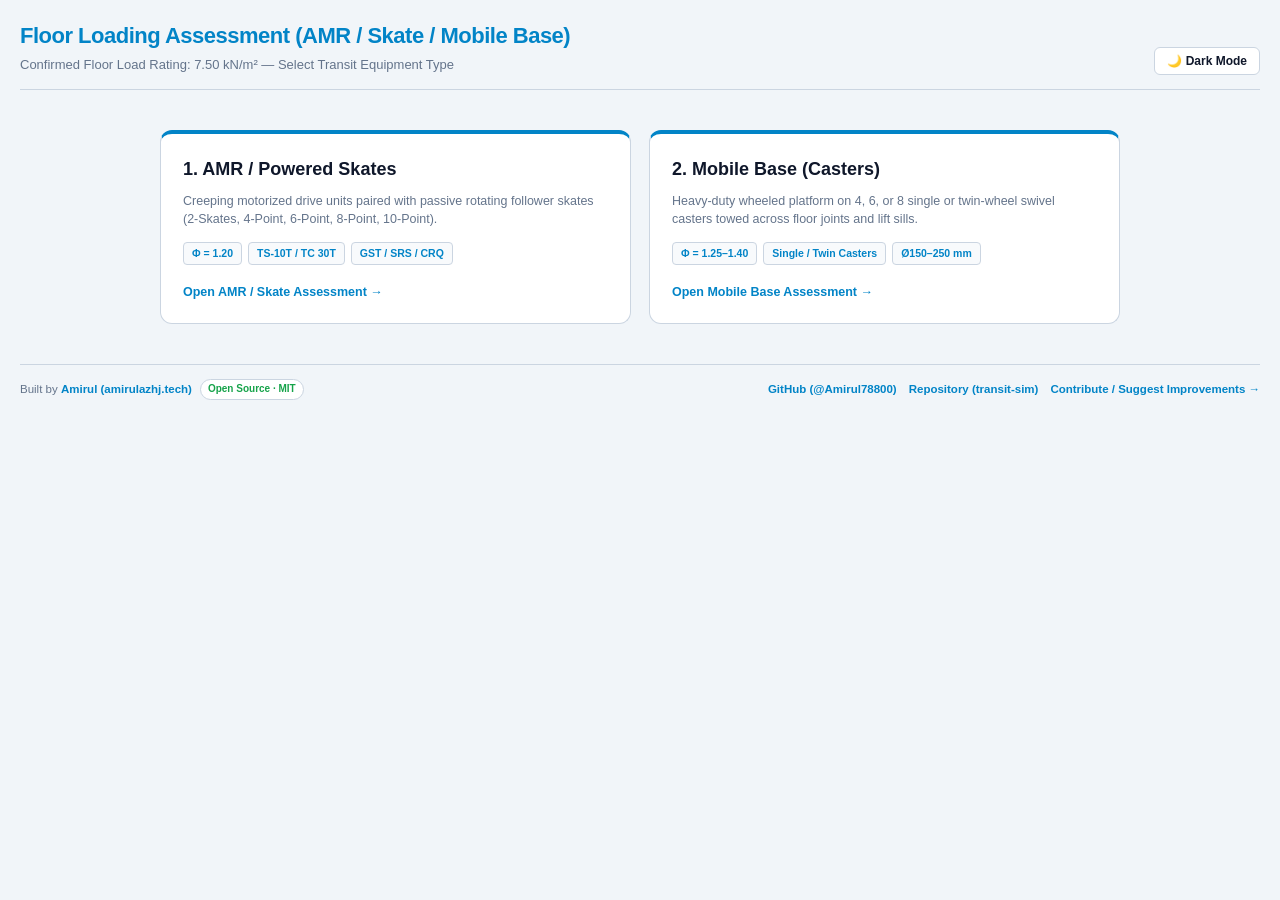
<file: index.html>
<!DOCTYPE html>
<html lang="en">
<head>
  <meta charset="UTF-8">
  <meta name="viewport" content="width=device-width, initial-scale=1.0">
  <title>Floor Loading Assessment — AMR, Skate &amp; Mobile Base</title>
  <meta name="description" content="Structural floor loading assessment simulator for AMR, heavy-duty machine skates, and caster mobile bases: UDL check (7.50 kN/m²), Hertzian surface pressure, BS 8110 / Eurocode 2 punching shear, and Method B slab bending.">
  <meta name="keywords" content="floor loading assessment, AMR skate simulator, mobile base caster wheel load, punching shear BS 8110, Eurocode 2 slab check, Hertzian contact pressure, spreader plate">
  <meta name="robots" content="index, follow">
  <link rel="canonical" href="https://loadskatesim.amirulazhj.tech/">
  <meta name="theme-color" content="#0b1120">

  <!-- Open Graph -->
  <meta property="og:type" content="website">
  <meta property="og:site_name" content="Floor Loading Assessment">
  <meta property="og:url" content="https://loadskatesim.amirulazhj.tech/">
  <meta property="og:title" content="Floor Loading Assessment — AMR, Skate &amp; Mobile Base">
  <meta property="og:description" content="Verify AMR / Powered Skates and Mobile Base (Casters) against suspended concrete slab limits: UDL, Hertz + Gent surface stress, BS 8110 / EC2 punching shear, and Method B bending.">
  <meta property="og:image" content="https://loadskatesim.amirulazhj.tech/preview.png">
  <meta property="og:image:width" content="1200">
  <meta property="og:image:height" content="630">
  <meta property="og:image:alt" content="Floor Loading Assessment simulator preview showing 7.50 kN/m² UDL, 45-degree punching shear cone, 8-point skate plan, and 6-caster mobile base plan">

  <!-- Twitter Card -->
  <meta name="twitter:card" content="summary_large_image">
  <meta name="twitter:title" content="Floor Loading Assessment — AMR, Skate &amp; Mobile Base">
  <meta name="twitter:description" content="Verify AMR / Powered Skates and Mobile Base (Casters) against concrete slab limits with BS 8110 / EC2 punching shear and Method B bending.">
  <meta name="twitter:image" content="https://loadskatesim.amirulazhj.tech/preview.png">
  <meta name="twitter:image:alt" content="Floor Loading Assessment simulator preview">

  <script type="application/ld+json">
  {
    "@context": "https://schema.org",
    "@type": "WebApplication",
    "name": "Floor Loading Assessment (AMR / Skate / Mobile Base)",
    "url": "https://loadskatesim.amirulazhj.tech/",
    "applicationCategory": "EngineeringApplication",
    "operatingSystem": "Web",
    "codeRepository": "https://github.com/Amirul78800/transit-sim",
    "license": "https://opensource.org/licenses/MIT",
    "author": { "@type": "Person", "name": "Amirul", "url": "https://amirulazhj.tech/" },
    "description": "Structural floor loading assessment simulator for AMR, powered skates, and wheeled mobile bases on suspended concrete slabs."
  }
  </script>
  <link rel="icon" type="image/svg+xml" href="data:image/svg+xml,<svg xmlns='http://www.w3.org/2000/svg' viewBox='0 0 100 100'><rect width='100' height='100' rx='20' fill='%230284c7'/><text y='.9em' font-size='70' x='15'>⚙️</text></svg>">
  <link rel="stylesheet" href="/style.css?v=12">
</head>
<body>

<header class="header">
  <div>
    <h1>Floor Loading Assessment (AMR / Skate / Mobile Base)</h1>
    <p>Confirmed Floor Load Rating: 7.50 kN/m² — Select Transit Equipment Type</p>
  </div>
  <div class="header-actions">
    <button id="btnThemeToggle" class="btn-theme-toggle" type="button" aria-label="Toggle Light / Dark Mode">☀️ Light Mode</button>
  </div>
</header>

<main class="landing-wrap">
  <div class="landing-grid">
    <a class="landing-card" href="/amr/">
      <h2>1. AMR / Powered Skates</h2>
      <p>Creeping motorized drive units paired with passive rotating follower skates (2-Skates, 4-Point, 6-Point, 8-Point, 10-Point).</p>
      <div class="landing-meta">
        <span class="landing-tag">Φ = 1.20</span>
        <span class="landing-tag">TS-10T / TC 30T</span>
        <span class="landing-tag">GST / SRS / CRQ</span>
      </div>
      <div class="landing-cta">Open AMR / Skate Assessment →</div>
    </a>

    <a class="landing-card" href="/mobile_base/">
      <h2>2. Mobile Base (Casters)</h2>
      <p>Heavy-duty wheeled platform on 4, 6, or 8 single or twin-wheel swivel casters towed across floor joints and lift sills.</p>
      <div class="landing-meta">
        <span class="landing-tag">Φ = 1.25–1.40</span>
        <span class="landing-tag">Single / Twin Casters</span>
        <span class="landing-tag">Ø150–250 mm</span>
      </div>
      <div class="landing-cta">Open Mobile Base Assessment →</div>
    </a>
  </div>
</main>

<footer class="site-footer">
  <div class="footer-left">
    <span>Built by <a href="https://amirulazhj.tech/" target="_blank" rel="noopener noreferrer">Amirul (amirulazhj.tech)</a></span>
    <span class="footer-badge">Open Source · MIT</span>
  </div>
  <div class="footer-links">
    <a href="https://github.com/Amirul78800" target="_blank" rel="noopener noreferrer">GitHub (@Amirul78800)</a>
    <a href="https://github.com/Amirul78800/transit-sim" target="_blank" rel="noopener noreferrer">Repository (transit-sim)</a>
    <a href="https://github.com/Amirul78800/transit-sim/issues" target="_blank" rel="noopener noreferrer">Contribute / Suggest Improvements →</a>
  </div>
</footer>

<script type="module">
  import { initTheme } from '/js/ui_common.js?v=12';
  initTheme(document.getElementById('btnThemeToggle'));
</script>
</body>
</html>
</file>
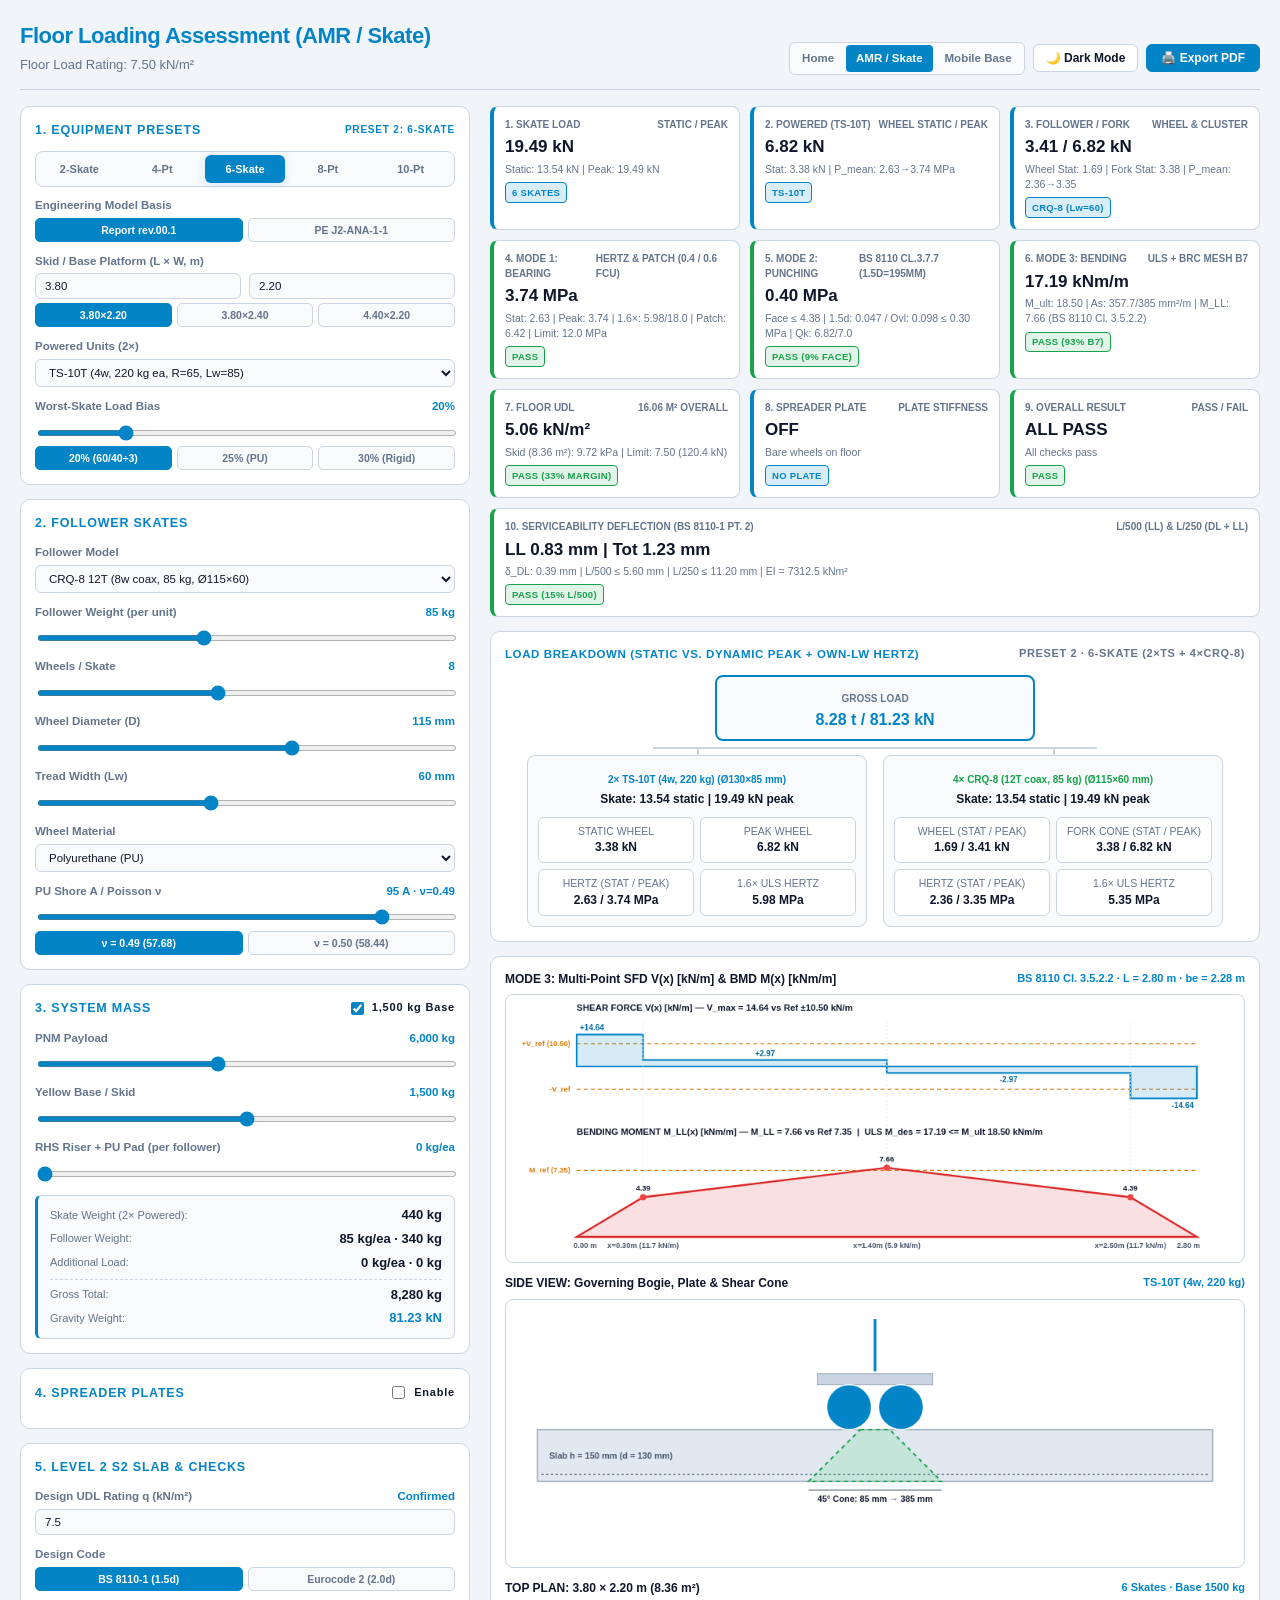
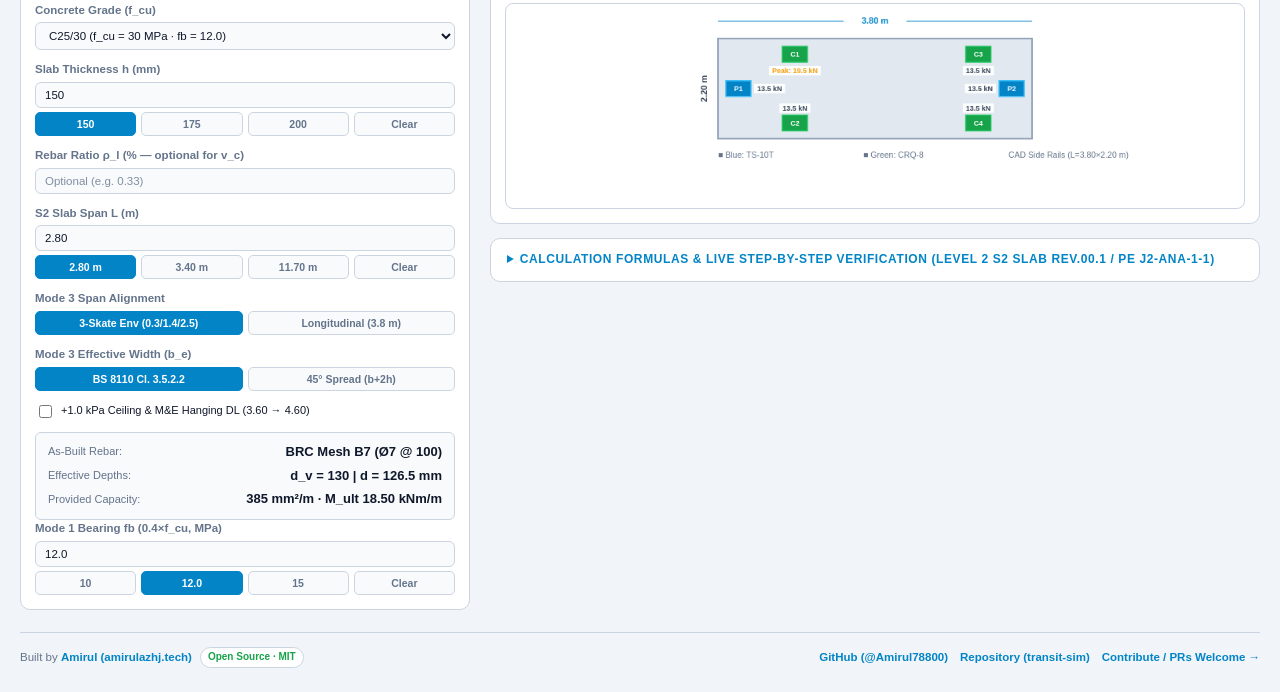
<file: amr/index.html>
<!DOCTYPE html>
<html lang="en">
<head>
  <meta charset="UTF-8">
  <meta name="viewport" content="width=device-width, initial-scale=1.0">
  <title>Floor Loading Assessment — AMR / Powered Skates</title>
  <meta name="description" content="Floor loading assessment for 2, 4, 6, 8, and 10-point AMR and heavy-duty machine skates: Hertz + Gent contact stress, BS 8110-1 / Eurocode 2 punching shear, and Method B slab bending.">
  <meta name="keywords" content="AMR floor loading, machine skate slab check, TS-10T, SRS-6, CRQ-8, TC 30Ton, BS 8110 punching shear, Eurocode 2, spreader plate">
  <meta name="robots" content="index, follow">
  <link rel="canonical" href="https://loadskatesim.amirulazhj.tech/amr/">
  <meta name="theme-color" content="#0b1120">

  <!-- Open Graph -->
  <meta property="og:type" content="website">
  <meta property="og:site_name" content="Floor Loading Assessment">
  <meta property="og:url" content="https://loadskatesim.amirulazhj.tech/amr/">
  <meta property="og:title" content="Floor Loading Assessment — AMR / Powered Skates">
  <meta property="og:description" content="Evaluate 2-skate to 10-point AMR / skate configurations against floor UDL, Hertz + Gent surface pressure, BS 8110 / EC2 punching shear, and Method B bending.">
  <meta property="og:image" content="https://loadskatesim.amirulazhj.tech/preview.png">
  <meta property="og:image:width" content="1200">
  <meta property="og:image:height" content="630">
  <meta property="og:image:alt" content="AMR / Skate Floor Loading Assessment preview with 45-degree punching shear cone and 8-point plan">

  <!-- Twitter Card -->
  <meta name="twitter:card" content="summary_large_image">
  <meta name="twitter:title" content="Floor Loading Assessment — AMR / Powered Skates">
  <meta name="twitter:description" content="Evaluate 2-skate to 10-point AMR / skate configurations against floor UDL, surface pressure, punching shear, and slab bending.">
  <meta name="twitter:image" content="https://loadskatesim.amirulazhj.tech/preview.png">
  <meta name="twitter:image:alt" content="AMR / Skate Floor Loading Assessment preview">

  <script type="application/ld+json">
  {
    "@context": "https://schema.org",
    "@type": "WebApplication",
    "name": "Floor Loading Assessment — AMR / Powered Skates",
    "url": "https://loadskatesim.amirulazhj.tech/amr/",
    "applicationCategory": "EngineeringApplication",
    "operatingSystem": "Web",
    "codeRepository": "https://github.com/Amirul78800/transit-sim",
    "license": "https://opensource.org/licenses/MIT",
    "author": { "@type": "Person", "name": "Amirul", "url": "https://amirulazhj.tech/" },
    "description": "Structural floor loading simulator for 2-skate, 4-point, 6-point, 8-point, and 10-point AMR/skate rigs."
  }
  </script>
  <link rel="icon" type="image/svg+xml" href="data:image/svg+xml,<svg xmlns='http://www.w3.org/2000/svg' viewBox='0 0 100 100'><rect width='100' height='100' rx='20' fill='%230284c7'/><text y='.9em' font-size='70' x='15'>⚙️</text></svg>">
  <link rel="stylesheet" href="/style.css?v=12">
</head>
<body>

<header class="header">
  <div>
    <h1>Floor Loading Assessment (AMR / Skate)</h1>
    <p id="lblHeaderSub">Level 2 S2 Slab (h = 150 mm, fcu = 30 MPa) · Rating: 7.50 kN/m²</p>
  </div>
  <div class="header-actions">
    <nav class="nav-pills" aria-label="Setup Selector">
      <a class="nav-pill" href="/">Home</a>
      <a class="nav-pill active" href="/amr/">AMR / Skate</a>
      <a class="nav-pill" href="/mobile_base/">Mobile Base</a>
    </nav>
    <button id="btnThemeToggle" class="btn-theme-toggle" type="button" aria-label="Toggle Light / Dark Mode">☀️ Light Mode</button>
    <button onclick="window.print()" class="btn-action" aria-label="Export PDF">🖨️ Export PDF</button>
  </div>
</header>

<main class="app-container">
  <!-- LEFT: CONTROLS -->
  <section class="controls-col" aria-label="Controls">

    <!-- 1. RIGGING SETUP -->
    <div class="panel">
      <div class="panel-title">
        <span>1. Equipment Presets</span>
        <span style="font-size:10px; color:var(--accent);" id="lblSetupSummary">Preset 2: 6-Skate</span>
      </div>
      <div class="setup-toggle" role="tablist" aria-label="Rigging Configuration">
        <button class="setup-btn" id="btnSetup1" role="tab" aria-selected="false" title="Preset 1: 2× TS-10T">2-Skate</button>
        <button class="setup-btn" id="btnSetup2" role="tab" aria-selected="false">4-Pt</button>
        <button class="setup-btn active" id="btnSetup3" role="tab" aria-selected="true" title="Preset 2: 2× TS-10T + 4× CRQ-8 (rev.00.1)">6-Skate</button>
        <button class="setup-btn" id="btnSetup4" role="tab" aria-selected="false">8-Pt</button>
        <button class="setup-btn" id="btnSetup5" role="tab" aria-selected="false">10-Pt</button>
      </div>

      <div class="form-group" style="margin-top:10px;">
        <span class="label-wrap">Engineering Model Basis</span>
        <div class="btn-group" id="btnGroupCalcModel" role="group" aria-label="Calculation Basis">
          <button class="btn-preset active" data-model="report">Report rev.00.1</button>
          <button class="btn-preset" data-model="pe">PE J2-ANA-1-1</button>
        </div>
      </div>

      <div class="form-group" style="margin-top:10px;">
        <span class="label-wrap">Skid / Base Platform (L × W, m)</span>
        <div class="input-row-2">
          <div>
            <input type="number" id="inputPlatL" min="1.0" max="10.0" step="0.1" value="3.80" aria-label="Base Length (m)">
          </div>
          <div>
            <input type="number" id="inputPlatW" min="1.0" max="5.0" step="0.1" value="2.20" aria-label="Base Width (m)">
          </div>
        </div>
        <div class="btn-group" id="btnGroupPlatform" role="group" aria-label="Platform Base Presets">
          <button class="btn-preset active" data-l="3.80" data-w="2.20">3.80×2.20</button>
          <button class="btn-preset" data-l="3.80" data-w="2.40">3.80×2.40</button>
          <button class="btn-preset" data-l="4.40" data-w="2.20">4.40×2.20</button>
        </div>
      </div>

      <div class="form-group">
        <label class="label-wrap" for="selectPoweredModel">Powered Units (2×)</label>
        <select id="selectPoweredModel">
          <option value="TS-10T" selected>TS-10T (4w, 220 kg ea, R=65, Lw=85)</option>
          <option value="TC-30T">TC 30Ton (8w, 385 kg ea)</option>
        </select>
      </div>

      <div class="form-group" id="biasGroup">
        <div class="label-wrap">
          <label for="inputSkateBias">Worst-Skate Load Bias</label>
          <span class="val" id="lblSkateBias">20%</span>
        </div>
        <input type="range" id="inputSkateBias" min="10" max="60" step="1" value="20">
        <div class="btn-group" id="btnGroupBias" role="group" aria-label="Skate Bias Sensitivity">
          <button class="btn-preset active" data-bias="20">20% (60/40÷3)</button>
          <button class="btn-preset" data-bias="25">25% (PU)</button>
          <button class="btn-preset" data-bias="30">30% (Rigid)</button>
        </div>
      </div>
    </div>

    <!-- 2. FOLLOWER SKATES (UPPER MASS SECTION) -->
    <div class="panel" id="panelFollower">
      <div class="panel-title"><span>2. Follower Skates</span></div>
      <div class="form-group">
        <label class="label-wrap" for="selectFollowerModel">Follower Model</label>
        <select id="selectFollowerModel">
          <optgroup label="GST Series">
            <option value="GST-8">GST-8 (6w, 28 kg)</option>
            <option value="GST-12">GST-12 (8w, 38 kg)</option>
          </optgroup>
          <optgroup label="SRS Series">
            <option value="SRS-6">SRS-6 (8w coax, 81 kg, R=57.5, Lw=30)</option>
            <option value="SRS-10">SRS-10 (4w, 95 kg)</option>
          </optgroup>
          <optgroup label="CRQ Series">
            <option value="CRQ-8" selected>CRQ-8 12T (8w coax, 85 kg, Ø115×60)</option>
          </optgroup>
          <optgroup label="Manual">
            <option value="CUSTOM">Custom Follower</option>
          </optgroup>
        </select>
      </div>

      <div class="form-group">
        <div class="label-wrap"><label for="inputFollowerWeight">Follower Weight (per unit)</label><span class="val" id="lblFollowerWeight">85 kg</span></div>
        <input type="range" id="inputFollowerWeight" min="10" max="200" step="1" value="85">
      </div>
      <div class="form-group">
        <div class="label-wrap"><label for="inputFollowerWheels">Wheels / Skate</label><span class="val" id="lblFollowerWheels">8</span></div>
        <input type="range" id="inputFollowerWheels" min="2" max="16" step="2" value="8">
      </div>
      <div class="form-group">
        <div class="label-wrap"><label for="inputFollowerDia">Wheel Diameter (D)</label><span class="val" id="lblFollowerDia">115 mm</span></div>
        <input type="range" id="inputFollowerDia" min="60" max="150" step="5" value="115">
      </div>
      <div class="form-group">
        <div class="label-wrap"><label for="inputFollowerWidth">Tread Width (Lw)</label><span class="val" id="lblFollowerWidth">60 mm</span></div>
        <input type="range" id="inputFollowerWidth" min="25" max="110" step="5" value="60">
      </div>
      <div class="form-group">
        <label class="label-wrap" for="selectFollowerMat">Wheel Material</label>
        <select id="selectFollowerMat">
          <option value="pu" selected>Polyurethane (PU)</option>
          <option value="nylon">Nylon PA6</option>
          <option value="steel">Cast Steel</option>
        </select>
      </div>
      <div class="form-group" id="shoreAGroup">
        <div class="label-wrap"><label for="inputShoreA">PU Shore A / Poisson ν</label><span class="val" id="lblShoreA">95 A · ν=0.49</span></div>
        <input type="range" id="inputShoreA" min="80" max="98" step="1" value="95">
        <div class="btn-group" id="btnGroupNu" role="group" aria-label="PU Poisson Ratio">
          <button class="btn-preset active" data-nu="0.49">ν = 0.49 (57.68)</button>
          <button class="btn-preset" data-nu="0.50">ν = 0.50 (58.44)</button>
        </div>
      </div>
    </div>

    <!-- 3. SYSTEM MASS -->
    <div class="panel">
      <div class="panel-title">
        <span>3. System Mass</span>
        <label style="display:flex; align-items:center; gap:5px; cursor:pointer; text-transform:none; font-size:11px;">
          <input type="checkbox" id="checkBaseEnable" checked style="accent-color:var(--accent); cursor:pointer;">
          <strong style="color:var(--text-primary);">1,500 kg Base</strong>
        </label>
      </div>
      <div class="form-group">
        <div class="label-wrap"><label for="inputPnmMass">PNM Payload</label><span class="val" id="lblPnmMass">6,000 kg</span></div>
        <input type="range" id="inputPnmMass" min="3000" max="10000" step="250" value="6000">
      </div>
      <div class="form-group">
        <div class="label-wrap"><label for="inputBaseMass">Yellow Base / Skid</label><span class="val" id="lblBaseMass">1,500 kg</span></div>
        <input type="range" id="inputBaseMass" min="0" max="3000" step="100" value="1500">
      </div>
      <div class="form-group">
        <div class="label-wrap"><label for="inputAddLoad">RHS Riser + PU Pad (per follower)</label><span class="val" id="lblAddLoad">0 kg/ea</span></div>
        <input type="range" id="inputAddLoad" min="0" max="100" step="1" value="0">
      </div>

      <div class="sub-box sub-box-highlight">
        <div class="sub-box-row">
          <span>Skate Weight (2× Powered):</span>
          <strong id="lblPoweredWeightSum">440 kg</strong>
        </div>
        <div class="sub-box-row">
          <span>Follower Weight:</span>
          <strong id="lblFollowerWeightSum">85 kg/ea · 340 kg</strong>
        </div>
        <div class="sub-box-row">
          <span>Additional Load:</span>
          <strong id="lblAddLoadSum">0 kg/ea · 0 kg</strong>
        </div>
        <div class="sub-box-divider">
          <div class="sub-box-row">
            <span>Gross Total:</span>
            <strong id="lblTotalGrossMass">8,280 kg</strong>
          </div>
          <div class="sub-box-row">
            <span>Gravity Weight:</span>
            <strong id="lblTotalGrossWeight" class="val-accent">81.23 kN</strong>
          </div>
        </div>
      </div>
    </div>

    <!-- 4. SPREADER PLATES -->
    <div class="panel">
      <div class="panel-title">
        <span>4. Spreader Plates</span>
        <label style="display:flex; align-items:center; gap:6px; cursor:pointer; text-transform:none; font-size:11px;">
          <input type="checkbox" id="checkPlateEnable" style="accent-color:var(--accent); cursor:pointer;">
          <strong style="color:var(--text-primary);">Enable</strong>
        </label>
      </div>

      <div id="plateControls" style="display:none;">
        <div class="form-group">
          <label class="label-wrap" for="selectPlateSteel">Plate Material</label>
          <select id="selectPlateSteel">
            <option value="ss400" selected>SS400 / S275JR Mild Steel (fy 275 MPa)</option>
            <option value="s355">S355J2 / A572-50 High-Strength Steel (fy 355 MPa)</option>
            <option value="strenx700">Strenx 700 Structural Steel (fy 700 MPa)</option>
            <option value="hardox450">Hardox 450 Abrasion-Resistant Steel (fy 1,200 MPa)</option>
            <option value="al6061">Aluminum 6061-T6 Alloy (fy 276 MPa)</option>
            <option value="al7075">Aluminum 7075-T6 Aerospace Alloy (fy 505 MPa)</option>
            <option value="cfrp">Carbon Fiber Composite CFRP (fy 600 MPa)</option>
            <option value="g10">G10 / FR-4 Fiberglass Epoxy (fy 340 MPa)</option>
            <option value="uhmwpe">UHMWPE Polymer Sheet (fy 25 MPa)</option>
            <option value="plywood">Phenolic Birch Plywood (fy 35 MPa)</option>
          </select>
        </div>

        <div class="form-group">
          <span class="label-wrap">Sheet Preset</span>
          <div class="btn-group" id="btnGroupPlates" style="flex-wrap: wrap;">
            <button class="btn-preset" data-w="300" data-l="300">300×300</button>
            <button class="btn-preset active" data-w="610" data-l="2440">610×2440</button>
            <button class="btn-preset" data-w="1220" data-l="2440">1220×2440</button>
            <button class="btn-preset" data-w="1000" data-l="2000">1000×2000</button>
          </div>
        </div>

        <div class="form-group">
          <div class="label-wrap"><label for="inputPlateWidth">Width (W)</label><span class="val" id="lblPlateWidth">610 mm</span></div>
          <input type="range" id="inputPlateWidth" min="250" max="1500" step="25" value="610">
        </div>
        <div class="form-group">
          <div class="label-wrap"><label for="inputPlateLength">Length (L)</label><span class="val" id="lblPlateLength">2,440 mm</span></div>
          <input type="range" id="inputPlateLength" min="300" max="3000" step="50" value="2440">
        </div>
        <div class="form-group">
          <div class="label-wrap"><label for="inputPlateThick">Thickness (t)</label><span class="val" id="lblPlateThick">10 mm</span></div>
          <input type="range" id="inputPlateThick" min="2" max="60" step="1" value="10">
        </div>

        <div class="sub-box sub-box-highlight">
          <div class="sub-box-row">
            <span>Min Width (2h):</span>
            <strong id="lblRecWidth" class="val-accent">—</strong>
          </div>
          <div class="sub-box-row">
            <span>Min Thickness (t_req):</span>
            <strong id="lblRecThick" class="val-warn">—</strong>
          </div>
          <div class="sub-box-divider">
            <div class="sub-box-row">
              <span>Sheet Mass:</span>
              <strong id="lblPlateHandlingWeight">—</strong>
            </div>
            <div id="lblHandlingBadge" style="font-size:10.5px; margin-top:2px;">—</div>
          </div>
        </div>
      </div>
    </div>

    <!-- 5. BUILDING SPEC -->
    <div class="panel">
      <div class="panel-title"><span>5. Level 2 S2 Slab &amp; Checks</span></div>

      <div class="form-group">
        <div class="label-wrap"><label for="inputUdlLimit">Design UDL Rating q (kN/m²)</label><span class="val">Confirmed</span></div>
        <input type="number" id="inputUdlLimit" min="0.5" max="30" step="0.1" value="7.5">
      </div>

      <div class="form-group">
        <span class="label-wrap">Design Code</span>
        <div class="btn-group" id="btnGroupCode">
          <button class="btn-preset active" data-code="BS8110">BS 8110-1 (1.5d)</button>
          <button class="btn-preset" data-code="EC2">Eurocode 2 (2.0d)</button>
        </div>
      </div>

      <div class="form-group">
        <label class="label-wrap" for="selectConcreteGrade">Concrete Grade (f_cu)</label>
        <select id="selectConcreteGrade">
          <option value="">Pending input</option>
          <option value="C20/25">C20/25 (f_cu = 25 MPa)</option>
          <option value="C25/30" selected>C25/30 (f_cu = 30 MPa · fb = 12.0)</option>
          <option value="C30/37">C30/37 (f_cu = 37 MPa)</option>
        </select>
      </div>

      <div class="form-group">
        <label class="label-wrap" for="inputSlabDepth">Slab Thickness h (mm)</label>
        <input type="number" id="inputSlabDepth" min="80" max="500" step="5" value="150" placeholder="150 mm (S2)">
        <div class="btn-group" id="btnGroupSlab">
          <button class="btn-preset active" data-h="150">150</button>
          <button class="btn-preset" data-h="175">175</button>
          <button class="btn-preset" data-h="200">200</button>
          <button class="btn-preset" data-h="">Clear</button>
        </div>
      </div>

      <div class="form-group">
        <label class="label-wrap" for="inputRhoL">Rebar Ratio ρ_l (% — optional for v_c)</label>
        <input type="number" id="inputRhoL" min="0.1" max="3.0" step="0.01" placeholder="Optional (e.g. 0.33)">
      </div>

      <div class="form-group">
        <label class="label-wrap" for="inputSpanL">S2 Slab Span L (m)</label>
        <input type="number" id="inputSpanL" min="1.0" max="15.0" step="0.05" value="2.80" placeholder="2.80 m / 3.40 m">
        <div class="btn-group" id="btnGroupSpan">
          <button class="btn-preset active" data-span="2.80">2.80 m</button>
          <button class="btn-preset" data-span="3.40">3.40 m</button>
          <button class="btn-preset" data-span="11.70">11.70 m</button>
          <button class="btn-preset" data-span="">Clear</button>
        </div>
      </div>

      <div class="form-group">
        <span class="label-wrap">Mode 3 Span Alignment</span>
        <div class="btn-group" id="btnGroupSpanAlign">
          <button class="btn-preset active" data-align="transverse3">3-Skate Env (0.3/1.4/2.5)</button>
          <button class="btn-preset" data-align="longitudinal">Longitudinal (3.8 m)</button>
        </div>
      </div>

      <div class="form-group">
        <span class="label-wrap">Mode 3 Effective Width (b_e)</span>
        <div class="btn-group" id="btnGroupBeMode">
          <button class="btn-preset active" data-be="bs8110">BS 8110 Cl. 3.5.2.2</button>
          <button class="btn-preset" data-be="45deg">45° Spread (b+2h)</button>
        </div>
      </div>

      <div class="form-group">
        <label style="display:flex; align-items:center; gap:6px; cursor:pointer; font-size:11px; color:var(--text-primary);">
          <input type="checkbox" id="checkMeLoad" style="accent-color:var(--accent); cursor:pointer;">
          <span>+1.0 kPa Ceiling &amp; M&amp;E Hanging DL (3.60 &rarr; 4.60)</span>
        </label>
      </div>

      <div class="sub-box">
        <div class="sub-box-row"><span>As-Built Rebar:</span><strong>BRC Mesh B7 (Ø7 @ 100)</strong></div>
        <div class="sub-box-row"><span>Effective Depths:</span><strong>d_v = 130 | d = 126.5 mm</strong></div>
        <div class="sub-box-row"><span>Provided Capacity:</span><strong>385 mm²/m · M_ult 18.50 kNm/m</strong></div>
      </div>

      <div class="form-group">
        <label class="label-wrap" for="inputFloorStress">Mode 1 Bearing fb (0.4×f_cu, MPa)</label>
        <input type="number" id="inputFloorStress" min="1" max="50" step="0.5" value="12.0" placeholder="12.0 MPa">
        <div class="btn-group" id="btnGroupStress">
          <button class="btn-preset" data-stress="10">10</button>
          <button class="btn-preset active" data-stress="12">12.0</button>
          <button class="btn-preset" data-stress="15">15</button>
          <button class="btn-preset" data-stress="">Clear</button>
        </div>
      </div>
    </div>

  </section>

  <!-- RIGHT: RESULTS & VISUALIZATIONS -->
  <section class="visuals-col" aria-label="Results">

    <!-- 9 METRIC CARDS (3x3) -->
    <div class="dashboard-grid" role="region" aria-label="Structural Metrics">
      <div class="dash-card card-info" id="cardSkateLoad">
        <div class="meta"><span>1. SKATE LOAD</span><span>Static / Peak</span></div>
        <div class="main-val" id="valSkateLoad">—</div>
        <div class="sub" id="subSkateLoad">—</div>
        <div class="status-badge status-info" id="badgeSkateLoad">IMPOSED</div>
      </div>

      <div class="dash-card card-info" id="cardPowWheel">
        <div class="meta"><span>2. POWERED (TS-10T)</span><span>Wheel Static / Peak</span></div>
        <div class="main-val" id="valPowWheel">—</div>
        <div class="sub" id="subPowWheel">—</div>
        <div class="status-badge status-info" id="badgePowWheel">IMPOSED</div>
      </div>

      <div class="dash-card card-info" id="cardFolWheel">
        <div class="meta"><span>3. FOLLOWER / FORK</span><span>Wheel &amp; Cluster</span></div>
        <div class="main-val" id="valFolWheel">—</div>
        <div class="sub" id="subFolWheel">—</div>
        <div class="status-badge status-info" id="badgeFolWheel">IMPOSED</div>
      </div>

      <div class="dash-card" id="cardPressure">
        <div class="meta"><span>4. MODE 1: BEARING</span><span>Hertz &amp; Patch (0.4 / 0.6 fcu)</span></div>
        <div class="main-val" id="valPressure">—</div>
        <div class="sub" id="subPressure">—</div>
        <div class="status-badge status-info" id="badgePressure">PENDING</div>
      </div>

      <div class="dash-card" id="cardPunch">
        <div class="meta"><span>5. MODE 2: PUNCHING</span><span id="tagPunchCode">BS 8110 Cl.3.7.7</span></div>
        <div class="main-val" id="valPunch">—</div>
        <div class="sub" id="subPunch">—</div>
        <div class="status-badge status-info" id="badgePunch">PENDING</div>
      </div>

      <div class="dash-card" id="cardBending">
        <div class="meta"><span>6. MODE 3: BENDING</span><span>ULS + BRC Mesh B7</span></div>
        <div class="main-val" id="valBending">—</div>
        <div class="sub" id="subBending">—</div>
        <div class="status-badge status-info" id="badgeBending">PENDING</div>
      </div>

      <div class="dash-card" id="cardUdl">
        <div class="meta"><span>7. FLOOR UDL</span><span id="tagUdlArea">16.06 m² Overall</span></div>
        <div class="main-val" id="valUdl">—</div>
        <div class="sub" id="subUdl">Rating: 7.50 kN/m²</div>
        <div class="status-badge status-info" id="badgeUdl">—</div>
      </div>

      <div class="dash-card" id="cardRigidity">
        <div class="meta"><span>8. SPREADER PLATE</span><span>Plate Stiffness</span></div>
        <div class="main-val" id="valRigidity">—</div>
        <div class="sub" id="subRigidity">—</div>
        <div class="status-badge status-info" id="badgeRigidity">—</div>
      </div>

      <div class="dash-card" id="cardVerdict">
        <div class="meta"><span>9. OVERALL RESULT</span><span>Pass / Fail</span></div>
        <div class="main-val" id="valVerdict">—</div>
        <div class="sub" id="subVerdict">—</div>
        <div class="status-badge status-info" id="badgeVerdict">—</div>
      </div>

      <div class="dash-card" id="cardDeflection" style="grid-column: 1 / -1;">
        <div class="meta"><span>10. SERVICEABILITY DEFLECTION (BS 8110-1 Pt. 2)</span><span>L/500 (LL) &amp; L/250 (DL + LL)</span></div>
        <div class="main-val" id="valDeflection">—</div>
        <div class="sub" id="subDeflection">—</div>
        <div class="status-badge status-info" id="badgeDeflection">PENDING</div>
      </div>
    </div>

    <!-- LOAD TREE -->
    <div class="tree-container" role="region" aria-label="Load Breakdown">
      <div class="tree-title">
        <span>Load Breakdown (Static vs. Dynamic Peak + Own-Lw Hertz)</span>
        <span style="color:var(--text-secondary); font-size:11px;" id="lblTreeModeTag">6-SKATE PERIMETER</span>
      </div>
      <div class="tree-node-root">
        <span style="font-size:10px; color:var(--text-secondary); text-transform:uppercase; font-weight:700;">Gross Load</span>
        <div style="font-size:16px; font-weight:800; color:var(--accent);" id="treeRootVal">—</div>
      </div>
      <div class="tree-branches" id="treeBranchWrap"></div>
    </div>

    <!-- CANVASES -->
    <div class="canvas-panel" role="region" aria-label="Diagrams">
      <div>
        <div style="font-size:12px; font-weight:700; color:var(--text-primary); margin-bottom:6px; display:flex; justify-content:space-between;">
          <span>MODE 3: Multi-Point SFD V(x) [kN/m] &amp; BMD M(x) [kNm/m]</span>
          <span style="color:var(--accent); font-size:11px;" id="lblSfdBmdSub">—</span>
        </div>
        <div class="canvas-wrap">
          <canvas id="sfdBmdCanvas" width="940" height="340" role="img" aria-label="Shear Force and Bending Moment diagrams per 1.0 m slab strip"></canvas>
        </div>
      </div>

      <div>
        <div style="font-size:12px; font-weight:700; color:var(--text-primary); margin-bottom:6px; display:flex; justify-content:space-between;">
          <span>SIDE VIEW: Governing Bogie, Plate &amp; Shear Cone</span>
          <span style="color:var(--accent); font-size:11px;" id="lblFrontElevationSub">—</span>
        </div>
        <div class="canvas-wrap">
          <canvas id="frontCanvas" width="940" height="340" role="img" aria-label="Side view of governing skate bogie, spreader plate, and downward 45-degree concrete punching shear cone"></canvas>
        </div>
      </div>

      <div>
        <div style="font-size:12px; font-weight:700; color:var(--text-primary); margin-bottom:6px; display:flex; justify-content:space-between;">
          <span id="lblTopPlanTitle">TOP PLAN</span>
          <span style="color:var(--accent); font-size:11px;" id="lblTopPlanSub">—</span>
        </div>
        <div class="canvas-wrap">
          <canvas id="topCanvas" width="940" height="260" role="img" aria-label="Top-down plan view showing powered skate and follower skate positions on platform"></canvas>
        </div>
      </div>
    </div>

    <!-- FORMULAS & STANDARDS DRAWER -->
    <details class="assumptions-box">
      <summary>Calculation Formulas &amp; Live Step-by-Step Verification (Level 2 S2 Slab rev.00.1 / PE J2-ANA-1-1)</summary>
      <div class="formula-grid" id="formulaStepsWrap"></div>
    </details>

  </section>
</main>

<footer class="site-footer">
  <div class="footer-left">
    <span>Built by <a href="https://amirulazhj.tech/" target="_blank" rel="noopener noreferrer">Amirul (amirulazhj.tech)</a></span>
    <span class="footer-badge">Open Source · MIT</span>
  </div>
  <div class="footer-links">
    <a href="https://github.com/Amirul78800" target="_blank" rel="noopener noreferrer">GitHub (@Amirul78800)</a>
    <a href="https://github.com/Amirul78800/transit-sim" target="_blank" rel="noopener noreferrer">Repository (transit-sim)</a>
    <a href="https://github.com/Amirul78800/transit-sim/issues" target="_blank" rel="noopener noreferrer">Contribute / PRs Welcome →</a>
  </div>
</footer>

<script type="module" src="/js/main.js?v=12"></script>
</body>
</html>
</file>
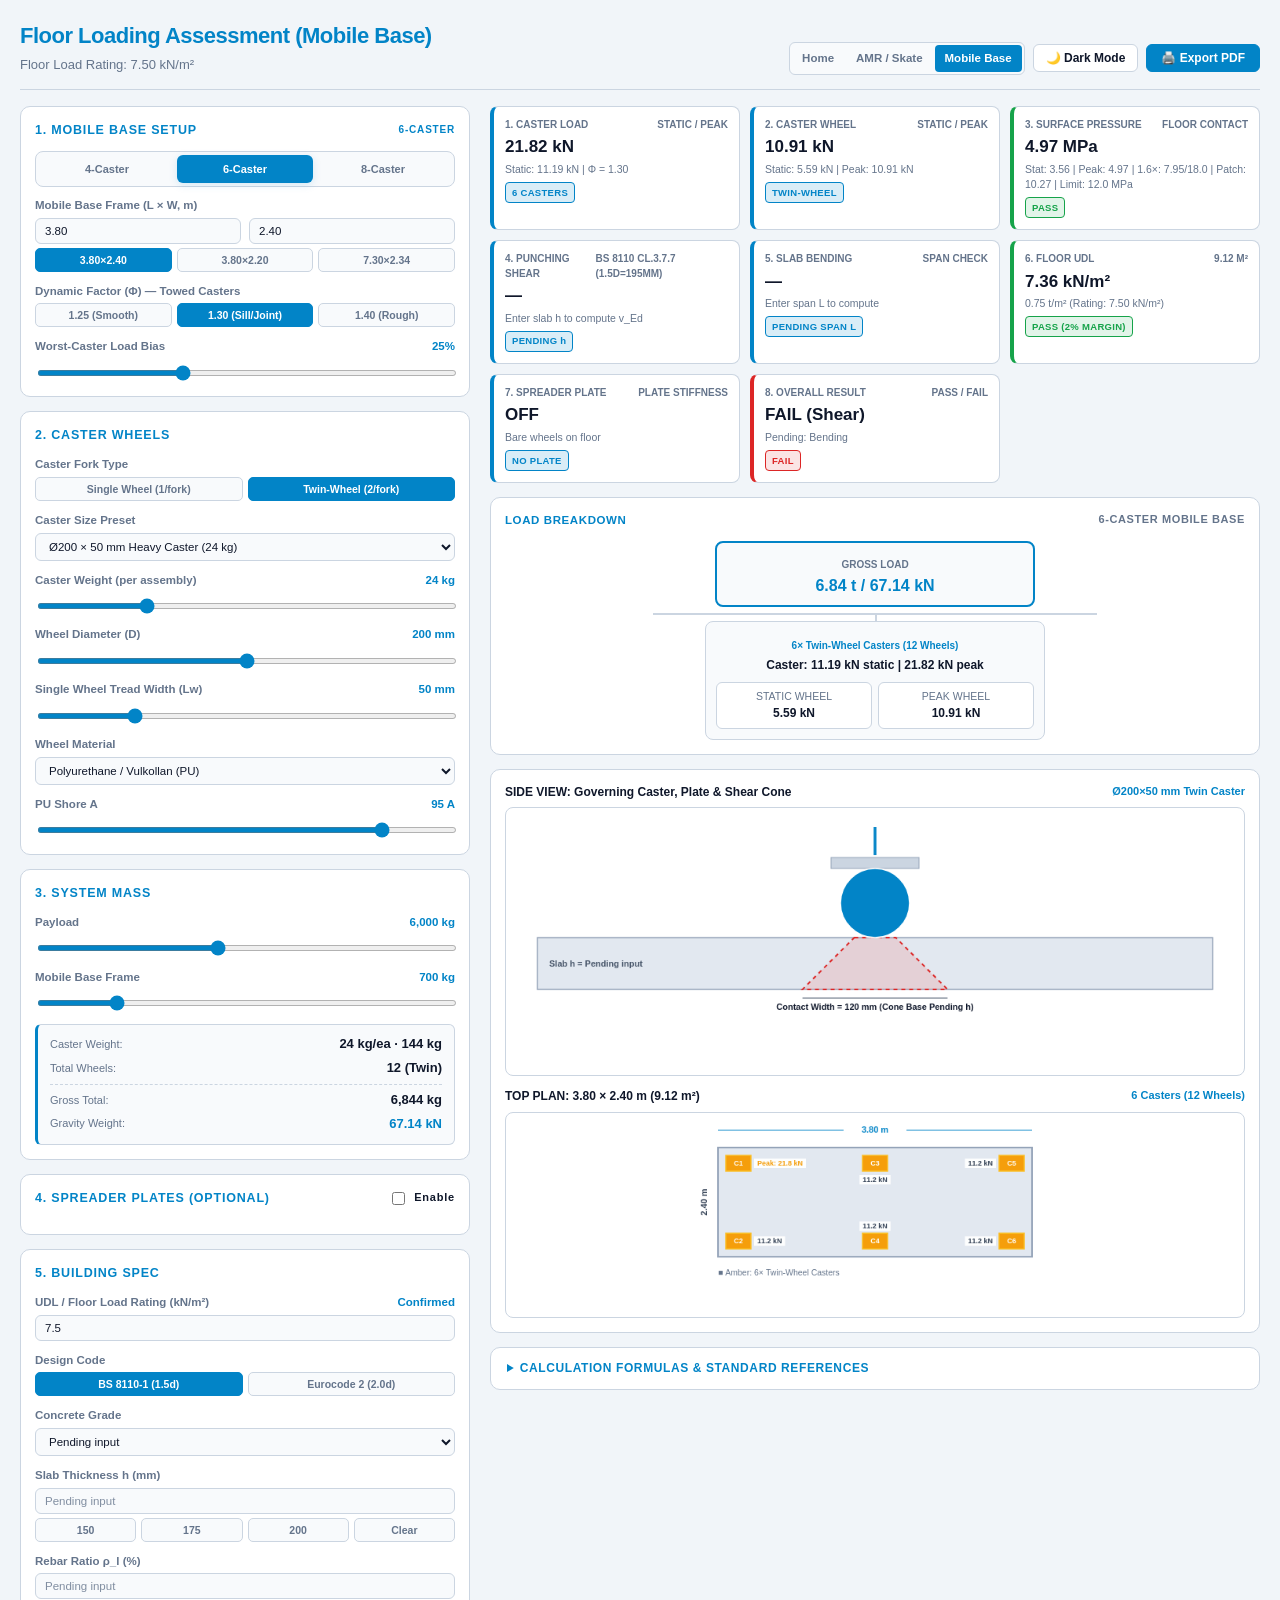
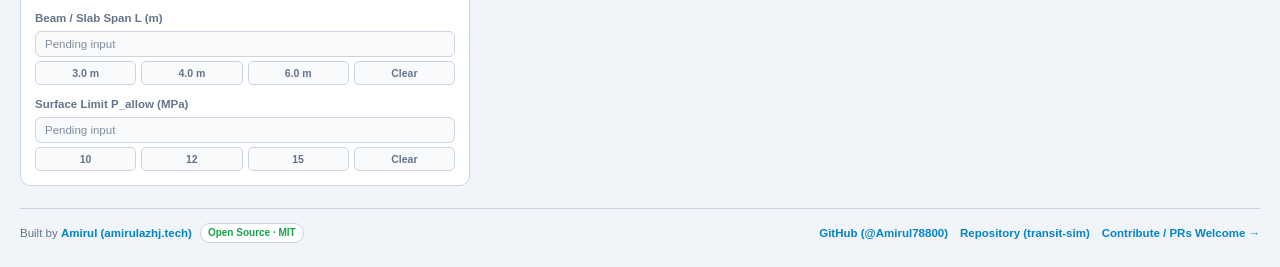
<file: mobile_base/index.html>
<!DOCTYPE html>
<html lang="en">
<head>
  <meta charset="UTF-8">
  <meta name="viewport" content="width=device-width, initial-scale=1.0">
  <title>Floor Loading Assessment — Mobile Base (Casters)</title>
  <meta name="description" content="Floor loading assessment for heavy-duty 4, 6, and 8-caster Mobile Base platforms with single or twin-wheel casters: Hertz + Gent surface pressure, BS 8110-1 / Eurocode 2 punching shear, and Method B slab bending.">
  <meta name="keywords" content="mobile base floor loading, heavy duty caster wheel load, twin wheel caster punching shear, BS 8110, Eurocode 2, Hertzian contact stress">
  <meta name="robots" content="index, follow">
  <link rel="canonical" href="https://loadskatesim.amirulazhj.tech/mobile_base/">
  <meta name="theme-color" content="#0b1120">

  <!-- Open Graph -->
  <meta property="og:type" content="website">
  <meta property="og:site_name" content="Floor Loading Assessment">
  <meta property="og:url" content="https://loadskatesim.amirulazhj.tech/mobile_base/">
  <meta property="og:title" content="Floor Loading Assessment — Mobile Base (Casters)">
  <meta property="og:description" content="Evaluate 4, 6, and 8-caster Mobile Base platforms (single or twin-wheel) against floor UDL, Hertz + Gent surface pressure, BS 8110 / EC2 punching shear, and Method B bending.">
  <meta property="og:image" content="https://loadskatesim.amirulazhj.tech/preview.png">
  <meta property="og:image:width" content="1200">
  <meta property="og:image:height" content="630">
  <meta property="og:image:alt" content="Mobile Base Floor Loading Assessment preview with 45-degree punching shear cone and 6-caster plan">

  <!-- Twitter Card -->
  <meta name="twitter:card" content="summary_large_image">
  <meta name="twitter:title" content="Floor Loading Assessment — Mobile Base (Casters)">
  <meta name="twitter:description" content="Evaluate 4, 6, and 8-caster Mobile Base platforms against floor UDL, surface pressure, punching shear, and slab bending.">
  <meta name="twitter:image" content="https://loadskatesim.amirulazhj.tech/preview.png">
  <meta name="twitter:image:alt" content="Mobile Base Floor Loading Assessment preview">

  <script type="application/ld+json">
  {
    "@context": "https://schema.org",
    "@type": "WebApplication",
    "name": "Floor Loading Assessment — Mobile Base (Casters)",
    "url": "https://loadskatesim.amirulazhj.tech/mobile_base/",
    "applicationCategory": "EngineeringApplication",
    "operatingSystem": "Web",
    "codeRepository": "https://github.com/Amirul78800/transit-sim",
    "license": "https://opensource.org/licenses/MIT",
    "author": { "@type": "Person", "name": "Amirul", "url": "https://amirulazhj.tech/" },
    "description": "Structural floor loading simulator for 4, 6, and 8-caster wheeled mobile base platforms."
  }
  </script>
  <link rel="icon" type="image/svg+xml" href="data:image/svg+xml,<svg xmlns='http://www.w3.org/2000/svg' viewBox='0 0 100 100'><rect width='100' height='100' rx='20' fill='%230284c7'/><text y='.9em' font-size='70' x='15'>⚙️</text></svg>">
  <link rel="stylesheet" href="/style.css?v=12">
</head>
<body>

<header class="header">
  <div>
    <h1>Floor Loading Assessment (Mobile Base)</h1>
    <p id="lblHeaderSub">Floor Load Rating: 7.50 kN/m²</p>
  </div>
  <div class="header-actions">
    <nav class="nav-pills" aria-label="Setup Selector">
      <a class="nav-pill" href="/">Home</a>
      <a class="nav-pill" href="/amr/">AMR / Skate</a>
      <a class="nav-pill active" href="/mobile_base/">Mobile Base</a>
    </nav>
    <button id="btnThemeToggle" class="btn-theme-toggle" type="button" aria-label="Toggle Light / Dark Mode">☀️ Light Mode</button>
    <button onclick="window.print()" class="btn-action" aria-label="Export PDF">🖨️ Export PDF</button>
  </div>
</header>

<main class="app-container">
  <!-- LEFT: CONTROLS -->
  <section class="controls-col" aria-label="Controls">

    <!-- 1. MOBILE BASE & CASTER LAYOUT -->
    <div class="panel">
      <div class="panel-title">
        <span>1. Mobile Base Setup</span>
        <span style="font-size:10px; color:var(--accent);" id="lblSetupSummary">6-Caster</span>
      </div>
      <div class="setup-toggle" style="grid-template-columns: repeat(3, 1fr);" role="tablist" aria-label="Caster Count">
        <button class="setup-btn" id="btnCaster4" role="tab" aria-selected="false">4-Caster</button>
        <button class="setup-btn active" id="btnCaster6" role="tab" aria-selected="true">6-Caster</button>
        <button class="setup-btn" id="btnCaster8" role="tab" aria-selected="false">8-Caster</button>
      </div>

      <div class="form-group" style="margin-top:10px;">
        <span class="label-wrap">Mobile Base Frame (L × W, m)</span>
        <div class="input-row-2">
          <div><input type="number" id="inputPlatL" min="1.0" max="10.0" step="0.1" value="3.80" aria-label="Base Length (m)"></div>
          <div><input type="number" id="inputPlatW" min="1.0" max="5.0" step="0.1" value="2.40" aria-label="Base Width (m)"></div>
        </div>
        <div class="btn-group" id="btnGroupPlatform">
          <button class="btn-preset active" data-l="3.80" data-w="2.40">3.80×2.40</button>
          <button class="btn-preset" data-l="3.80" data-w="2.20">3.80×2.20</button>
          <button class="btn-preset" data-l="7.30" data-w="2.34">7.30×2.34</button>
        </div>
      </div>

      <div class="form-group">
        <span class="label-wrap">Dynamic Factor (Φ) — Towed Casters</span>
        <div class="btn-group" id="btnGroupPhi">
          <button class="btn-preset" data-phi="1.25">1.25 (Smooth)</button>
          <button class="btn-preset active" data-phi="1.30">1.30 (Sill/Joint)</button>
          <button class="btn-preset" data-phi="1.40">1.40 (Rough)</button>
        </div>
      </div>

      <div class="form-group">
        <div class="label-wrap">
          <label for="inputCasterBias">Worst-Caster Load Bias</label>
          <span class="val" id="lblCasterBias">25%</span>
        </div>
        <input type="range" id="inputCasterBias" min="12" max="50" step="1" value="25">
      </div>
    </div>

    <!-- 2. CASTER WHEEL SPECIFICATIONS -->
    <div class="panel">
      <div class="panel-title"><span>2. Caster Wheels</span></div>

      <div class="form-group">
        <span class="label-wrap">Caster Fork Type</span>
        <div class="btn-group" id="btnGroupWheelType">
          <button class="btn-preset" data-wpc="1">Single Wheel (1/fork)</button>
          <button class="btn-preset active" data-wpc="2">Twin-Wheel (2/fork)</button>
        </div>
      </div>

      <div class="form-group">
        <label class="label-wrap" for="selectCasterPreset">Caster Size Preset</label>
        <select id="selectCasterPreset">
          <option value="HD-150">Ø150 × 50 mm Heavy Caster (18 kg)</option>
          <option value="HD-200" selected>Ø200 × 50 mm Heavy Caster (24 kg)</option>
          <option value="HD-250">Ø250 × 60 mm Super-Heavy Caster (34 kg)</option>
          <option value="CUSTOM">Custom Caster</option>
        </select>
      </div>

      <div class="form-group">
        <div class="label-wrap"><label for="inputCasterWeight">Caster Weight (per assembly)</label><span class="val" id="lblCasterWeight">24 kg</span></div>
        <input type="range" id="inputCasterWeight" min="5" max="80" step="1" value="24">
      </div>
      <div class="form-group">
        <div class="label-wrap"><label for="inputCasterDia">Wheel Diameter (D)</label><span class="val" id="lblCasterDia">200 mm</span></div>
        <input type="range" id="inputCasterDia" min="100" max="300" step="10" value="200">
      </div>
      <div class="form-group">
        <div class="label-wrap"><label for="inputCasterWidth">Single Wheel Tread Width (Lw)</label><span class="val" id="lblCasterWidth">50 mm</span></div>
        <input type="range" id="inputCasterWidth" min="30" max="120" step="5" value="50">
      </div>
      <div class="form-group">
        <label class="label-wrap" for="selectCasterMat">Wheel Material</label>
        <select id="selectCasterMat">
          <option value="pu" selected>Polyurethane / Vulkollan (PU)</option>
          <option value="nylon">Nylon PA6</option>
          <option value="steel">Cast Steel / Iron</option>
        </select>
      </div>
      <div class="form-group" id="shoreAGroup">
        <div class="label-wrap"><label for="inputShoreA">PU Shore A</label><span class="val" id="lblShoreA">95 A</span></div>
        <input type="range" id="inputShoreA" min="80" max="98" step="1" value="95">
      </div>
    </div>

    <!-- 3. SYSTEM MASS -->
    <div class="panel">
      <div class="panel-title"><span>3. System Mass</span></div>
      <div class="form-group">
        <div class="label-wrap"><label for="inputPnmMass">Payload</label><span class="val" id="lblPnmMass">6,000 kg</span></div>
        <input type="range" id="inputPnmMass" min="3000" max="10000" step="250" value="6000">
      </div>
      <div class="form-group">
        <div class="label-wrap"><label for="inputFrameMass">Mobile Base Frame</label><span class="val" id="lblFrameMass">700 kg</span></div>
        <input type="range" id="inputFrameMass" min="200" max="3000" step="50" value="700">
      </div>

      <div class="sub-box sub-box-highlight">
        <div class="sub-box-row">
          <span>Caster Weight:</span>
          <strong id="lblCasterMassSum">24 kg/ea · 144 kg</strong>
        </div>
        <div class="sub-box-row">
          <span>Total Wheels:</span>
          <strong id="lblTotalWheelsSum">12 (Twin)</strong>
        </div>
        <div class="sub-box-divider">
          <div class="sub-box-row">
            <span>Gross Total:</span>
            <strong id="lblTotalGrossMass">6,844 kg</strong>
          </div>
          <div class="sub-box-row">
            <span>Gravity Weight:</span>
            <strong id="lblTotalGrossWeight" class="val-accent">67.14 kN</strong>
          </div>
        </div>
      </div>
    </div>

    <!-- 4. SPREADER PLATES -->
    <div class="panel">
      <div class="panel-title">
        <span>4. Spreader Plates (Optional)</span>
        <label style="display:flex; align-items:center; gap:6px; cursor:pointer; text-transform:none; font-size:11px;">
          <input type="checkbox" id="checkPlateEnable" style="accent-color:var(--accent); cursor:pointer;">
          <strong style="color:var(--text-primary);">Enable</strong>
        </label>
      </div>

      <div id="plateControls" style="display:none;">
        <div class="form-group">
          <label class="label-wrap" for="selectPlateSteel">Plate Material</label>
          <select id="selectPlateSteel">
            <option value="ss400" selected>SS400 / S275JR Mild Steel (fy 275 MPa)</option>
            <option value="s355">S355J2 / A572-50 High-Strength Steel (fy 355 MPa)</option>
            <option value="strenx700">Strenx 700 Structural Steel (fy 700 MPa)</option>
            <option value="hardox450">Hardox 450 Abrasion-Resistant Steel (fy 1,200 MPa)</option>
            <option value="al6061">Aluminum 6061-T6 Alloy (fy 276 MPa)</option>
            <option value="al7075">Aluminum 7075-T6 Aerospace Alloy (fy 505 MPa)</option>
            <option value="cfrp">Carbon Fiber Composite CFRP (fy 600 MPa)</option>
            <option value="g10">G10 / FR-4 Fiberglass Epoxy (fy 340 MPa)</option>
            <option value="uhmwpe">UHMWPE Polymer Sheet (fy 25 MPa)</option>
            <option value="plywood">Phenolic Birch Plywood (fy 35 MPa)</option>
          </select>
        </div>

        <div class="form-group">
          <span class="label-wrap">Sheet Preset</span>
          <div class="btn-group" id="btnGroupPlates" style="flex-wrap: wrap;">
            <button class="btn-preset" data-w="300" data-l="300">300×300</button>
            <button class="btn-preset active" data-w="610" data-l="2440">610×2440</button>
            <button class="btn-preset" data-w="1220" data-l="2440">1220×2440</button>
            <button class="btn-preset" data-w="1000" data-l="2000">1000×2000</button>
          </div>
        </div>

        <div class="form-group">
          <div class="label-wrap"><label for="inputPlateWidth">Width (W)</label><span class="val" id="lblPlateWidth">610 mm</span></div>
          <input type="range" id="inputPlateWidth" min="250" max="1500" step="25" value="610">
        </div>
        <div class="form-group">
          <div class="label-wrap"><label for="inputPlateLength">Length (L)</label><span class="val" id="lblPlateLength">2,440 mm</span></div>
          <input type="range" id="inputPlateLength" min="300" max="3000" step="50" value="2440">
        </div>
        <div class="form-group">
          <div class="label-wrap"><label for="inputPlateThick">Thickness (t)</label><span class="val" id="lblPlateThick">10 mm</span></div>
          <input type="range" id="inputPlateThick" min="2" max="60" step="1" value="10">
        </div>

        <div class="sub-box sub-box-highlight">
          <div class="sub-box-row">
            <span>Min Width (2h):</span>
            <strong id="lblRecWidth" class="val-accent">—</strong>
          </div>
          <div class="sub-box-row">
            <span>Min Thickness (t_req):</span>
            <strong id="lblRecThick" class="val-warn">—</strong>
          </div>
          <div class="sub-box-divider">
            <div class="sub-box-row">
              <span>Sheet Mass:</span>
              <strong id="lblPlateHandlingWeight">—</strong>
            </div>
            <div id="lblHandlingBadge" style="font-size:10.5px; margin-top:2px;">—</div>
          </div>
        </div>
      </div>
    </div>

    <!-- 5. BUILDING SPEC -->
    <div class="panel">
      <div class="panel-title"><span>5. Building Spec</span></div>

      <div class="form-group">
        <div class="label-wrap"><label for="inputUdlLimit">UDL / Floor Load Rating (kN/m²)</label><span class="val">Confirmed</span></div>
        <input type="number" id="inputUdlLimit" min="0.5" max="30" step="0.1" value="7.5">
      </div>

      <div class="form-group">
        <span class="label-wrap">Design Code</span>
        <div class="btn-group" id="btnGroupCode">
          <button class="btn-preset active" data-code="BS8110">BS 8110-1 (1.5d)</button>
          <button class="btn-preset" data-code="EC2">Eurocode 2 (2.0d)</button>
        </div>
      </div>

      <div class="form-group">
        <label class="label-wrap" for="selectConcreteGrade">Concrete Grade</label>
        <select id="selectConcreteGrade">
          <option value="" selected>Pending input</option>
          <option value="C20/25">C20/25 (f_cu = 25 MPa)</option>
          <option value="C25/30">C25/30 (f_cu = 30 MPa)</option>
          <option value="C30/37">C30/37 (f_cu = 37 MPa)</option>
        </select>
      </div>

      <div class="form-group">
        <label class="label-wrap" for="inputSlabDepth">Slab Thickness h (mm)</label>
        <input type="number" id="inputSlabDepth" min="80" max="500" step="5" placeholder="Pending input">
        <div class="btn-group" id="btnGroupSlab">
          <button class="btn-preset" data-h="150">150</button>
          <button class="btn-preset" data-h="175">175</button>
          <button class="btn-preset" data-h="200">200</button>
          <button class="btn-preset" data-h="">Clear</button>
        </div>
      </div>

      <div class="form-group">
        <label class="label-wrap" for="inputRhoL">Rebar Ratio ρ_l (%)</label>
        <input type="number" id="inputRhoL" min="0.1" max="3.0" step="0.01" placeholder="Pending input">
      </div>

      <div class="form-group">
        <label class="label-wrap" for="inputSpanL">Beam / Slab Span L (m)</label>
        <input type="number" id="inputSpanL" min="1.0" max="15.0" step="0.1" placeholder="Pending input">
        <div class="btn-group" id="btnGroupSpan">
          <button class="btn-preset" data-span="3.0">3.0 m</button>
          <button class="btn-preset" data-span="4.0">4.0 m</button>
          <button class="btn-preset" data-span="6.0">6.0 m</button>
          <button class="btn-preset" data-span="">Clear</button>
        </div>
      </div>

      <div class="form-group">
        <label class="label-wrap" for="inputFloorStress">Surface Limit P_allow (MPa)</label>
        <input type="number" id="inputFloorStress" min="1" max="50" step="0.5" placeholder="Pending input">
        <div class="btn-group" id="btnGroupStress">
          <button class="btn-preset" data-stress="10">10</button>
          <button class="btn-preset" data-stress="12">12</button>
          <button class="btn-preset" data-stress="15">15</button>
          <button class="btn-preset" data-stress="">Clear</button>
        </div>
      </div>
    </div>

  </section>

  <!-- RIGHT: RESULTS & VISUALIZATIONS -->
  <section class="visuals-col" aria-label="Results">

    <!-- 8 METRIC CARDS -->
    <div class="dashboard-grid" role="region" aria-label="Structural Metrics">
      <div class="dash-card card-info" id="cardCasterLoad">
        <div class="meta"><span>1. CASTER LOAD</span><span>Static / Peak</span></div>
        <div class="main-val" id="valCasterLoad">—</div>
        <div class="sub" id="subCasterLoad">—</div>
        <div class="status-badge status-info" id="badgeCasterLoad">IMPOSED</div>
      </div>

      <div class="dash-card card-info" id="cardWheelLoad">
        <div class="meta"><span>2. CASTER WHEEL</span><span>Static / Peak</span></div>
        <div class="main-val" id="valWheelLoad">—</div>
        <div class="sub" id="subWheelLoad">—</div>
        <div class="status-badge status-info" id="badgeWheelLoad">IMPOSED</div>
      </div>

      <div class="dash-card" id="cardPressure">
        <div class="meta"><span>3. SURFACE PRESSURE</span><span>Floor Contact</span></div>
        <div class="main-val" id="valPressure">—</div>
        <div class="sub" id="subPressure">—</div>
        <div class="status-badge status-info" id="badgePressure">PENDING</div>
      </div>

      <div class="dash-card" id="cardPunch">
        <div class="meta"><span>4. PUNCHING SHEAR</span><span id="tagPunchCode">BS 8110</span></div>
        <div class="main-val" id="valPunch">—</div>
        <div class="sub" id="subPunch">—</div>
        <div class="status-badge status-info" id="badgePunch">PENDING</div>
      </div>

      <div class="dash-card" id="cardBending">
        <div class="meta"><span>5. SLAB BENDING</span><span>Span Check</span></div>
        <div class="main-val" id="valBending">—</div>
        <div class="sub" id="subBending">—</div>
        <div class="status-badge status-info" id="badgeBending">PENDING</div>
      </div>

      <div class="dash-card" id="cardUdl">
        <div class="meta"><span>6. FLOOR UDL</span><span id="tagUdlArea">9.12 m²</span></div>
        <div class="main-val" id="valUdl">—</div>
        <div class="sub" id="subUdl">Rating: 7.50 kN/m²</div>
        <div class="status-badge status-info" id="badgeUdl">—</div>
      </div>

      <div class="dash-card" id="cardRigidity">
        <div class="meta"><span>7. SPREADER PLATE</span><span>Plate Stiffness</span></div>
        <div class="main-val" id="valRigidity">—</div>
        <div class="sub" id="subRigidity">—</div>
        <div class="status-badge status-info" id="badgeRigidity">—</div>
      </div>

      <div class="dash-card" id="cardVerdict">
        <div class="meta"><span>8. OVERALL RESULT</span><span>Pass / Fail</span></div>
        <div class="main-val" id="valVerdict">—</div>
        <div class="sub" id="subVerdict">—</div>
        <div class="status-badge status-info" id="badgeVerdict">—</div>
      </div>
    </div>

    <!-- LOAD TREE -->
    <div class="tree-container" role="region" aria-label="Load Breakdown">
      <div class="tree-title">
        <span>Load Breakdown</span>
        <span style="color:var(--text-secondary); font-size:11px;" id="lblTreeModeTag">6-CASTER MOBILE BASE</span>
      </div>
      <div class="tree-node-root">
        <span style="font-size:10px; color:var(--text-secondary); text-transform:uppercase; font-weight:700;">Gross Load</span>
        <div style="font-size:16px; font-weight:800; color:var(--accent);" id="treeRootVal">—</div>
      </div>
      <div class="tree-branches" id="treeBranchWrap"></div>
    </div>

    <!-- CANVASES -->
    <div class="canvas-panel" role="region" aria-label="Diagrams">
      <div>
        <div style="font-size:12px; font-weight:700; color:var(--text-primary); margin-bottom:6px; display:flex; justify-content:space-between;">
          <span>SIDE VIEW: Governing Caster, Plate &amp; Shear Cone</span>
          <span style="color:var(--accent); font-size:11px;" id="lblFrontElevationSub">—</span>
        </div>
        <div class="canvas-wrap">
          <canvas id="frontCanvas" width="940" height="340" role="img" aria-label="Side view of governing caster wheel, spreader plate, and downward 45-degree concrete punching shear cone"></canvas>
        </div>
      </div>

      <div>
        <div style="font-size:12px; font-weight:700; color:var(--text-primary); margin-bottom:6px; display:flex; justify-content:space-between;">
          <span id="lblTopPlanTitle">TOP PLAN</span>
          <span style="color:var(--accent); font-size:11px;" id="lblTopPlanSub">—</span>
        </div>
        <div class="canvas-wrap">
          <canvas id="topCanvas" width="940" height="260" role="img" aria-label="Top-down plan view showing caster positions on mobile base frame"></canvas>
        </div>
      </div>
    </div>

    <!-- FORMULAS & STANDARDS DRAWER -->
    <details class="assumptions-box">
      <summary>Calculation Formulas &amp; Standard References</summary>
      <div class="formula-grid">
        <article class="formula-block">
          <div class="formula-head">
            <strong>1. Mobile Base Mass, UDL &amp; Caster Bias</strong>
            <span class="std-ref">EN 1991-1-1 §6.3 · EN 1991-3 / ASCE 7 · TR34</span>
          </div>
          <p class="formula-prose">
            Towed wheeled mobile bases traverse lift sills and floor joints faster than creeping skates, requiring a higher dynamic factor (&Phi; = 1.25–1.40). Twin-wheel casters halve Mode 1 surface load per wheel while sharing one Mode 2 fork footprint.
          </p>
          <div class="eq-card">
            <div class="eq-row">
              <span class="math"><i>M</i><sub>gross</sub> = <i>m</i><sub>pay</sub> + <i>m</i><sub>frame</sub> + <i>N</i><sub>c</sub><i>m</i><sub>caster</sub>, &nbsp; UDL = <span class="frac"><span class="num"><i>W</i><sub>gross</sub></span><span class="den"><i>L</i><sub>base</sub><i>W</i><sub>base</sub></span></span></span>
              <span class="eq-num">(1.1)</span>
            </div>
            <div class="eq-row">
              <span class="math"><i>F</i><sub>caster,peak</sub> = <i>W</i><sub>gross</sub> &middot; max(<span class="frac"><span class="num">1</span><span class="den"><i>N</i><sub>c</sub></span></span>, Bias) &middot; &Phi;, &nbsp; <i>F</i><sub>wheel,peak</sub> = <span class="frac"><span class="num"><i>F</i><sub>caster,peak</sub></span><span class="den"><i>w</i><sub>caster</sub></span></span></span>
              <span class="eq-num">(1.2)</span>
            </div>
          </div>
        </article>

        <article class="formula-block">
          <div class="formula-head">
            <strong>2. Mode 1 — Surface Contact Stress</strong>
            <span class="std-ref">Hertz Line Contact · Gent (1958) · BS 8110-1 Cl. 5.2.3.4</span>
          </div>
          <p class="formula-prose">
            Elastomeric wheel flattening is computed from Shore A hardness via Gent&rsquo;s equation and Hertzian line contact; peak contact stress is 27.3% above mean pressure.
          </p>
          <div class="eq-card">
            <div class="eq-row">
              <span class="math"><i>b</i> = <span class="radic">&radic;<span class="rad-over"><span class="frac"><span class="num">4 <i>F R</i></span><span class="den">&pi; <i>L</i><sub>w</sub> <i>E</i>*</span></span></span></span>, &nbsp; <i>p</i><sub>max</sub> = 1.273 <span class="frac"><span class="num"><i>F</i></span><span class="den">2<i>b L</i><sub>w</sub></span></span> &le; min(<i>P</i><sub>allow</sub>, 0.4<i>f</i><sub>cu</sub>)</span>
              <span class="eq-num">(2.1)</span>
            </div>
          </div>
        </article>

        <article class="formula-block">
          <div class="formula-head">
            <strong>3. Mode 2 — Slab Punching Shear</strong>
            <span class="std-ref">BS 8110-1:1997 Cl. 3.7.7 · EN 1992-1-1 Cl. 6.4</span>
          </div>
          <p class="formula-prose">
            Checks diagonal slab shear through depth <i>d</i> under ULS load &gamma;&middot;<i>F</i><sub>caster,peak</sub> at the combined caster fork perimeter <i>u</i><sub>0</sub> and outer control perimeter <i>u</i><sub>1</sub>.
          </p>
          <div class="eq-card">
            <div class="eq-row">
              <span class="math"><i>V</i><sub>Ed</sub> = &gamma; &middot; <i>F</i><sub>caster,peak</sub>, &nbsp; <i>u</i><sub>1</sub> = <i>u</i><sub>0</sub> + 12<i>d</i> <small class="eq-note">(BS 8110)</small> &nbsp;|&nbsp; <i>u</i><sub>0</sub> + 4&pi;<i>d</i> <small class="eq-note">(EC2)</small></span>
              <span class="eq-num">(3.1)</span>
            </div>
          </div>
        </article>

        <article class="formula-block">
          <div class="formula-head">
            <strong>4. Mode 3 — Slab Bending &amp; Plate Rigidity</strong>
            <span class="std-ref">BS 8110-1 Cl. 3.5.2.2 · Method B · AISC Design Guide 1</span>
          </div>
          <p class="formula-prose">
            Sweeps all caster axle positions across span <i>L</i> using Method B and divides peak moment by effective strip width <i>b</i><sub>e</sub> against the UDL rating benchmark <i>q</i><sub>rating</sub><i>L</i><sup>2</sup>/8.
          </p>
          <div class="eq-card">
            <div class="eq-row">
              <span class="math"><i>M</i><sub>imp</sub> = <span class="frac"><span class="num"><i>M</i><sub>max</sub></span><span class="den"><i>b</i><sub>e</sub></span></span> &le; <span class="frac"><span class="num"><i>q</i><sub>rating</sub><i>L</i><sup>2</sup></span><span class="den">8</span></span>, &nbsp; <i>t</i><sub>req</sub> = <i>c</i><span class="radic">&radic;<span class="rad-over"><span class="frac"><span class="num">3<i>p</i></span><span class="den">&sigma;<sub>allow</sub></span></span></span></span></span>
              <span class="eq-num">(4.1)</span>
            </div>
          </div>
        </article>
      </div>
    </details>

  </section>
</main>

<footer class="site-footer">
  <div class="footer-left">
    <span>Built by <a href="https://amirulazhj.tech/" target="_blank" rel="noopener noreferrer">Amirul (amirulazhj.tech)</a></span>
    <span class="footer-badge">Open Source · MIT</span>
  </div>
  <div class="footer-links">
    <a href="https://github.com/Amirul78800" target="_blank" rel="noopener noreferrer">GitHub (@Amirul78800)</a>
    <a href="https://github.com/Amirul78800/transit-sim" target="_blank" rel="noopener noreferrer">Repository (transit-sim)</a>
    <a href="https://github.com/Amirul78800/transit-sim/issues" target="_blank" rel="noopener noreferrer">Contribute / PRs Welcome →</a>
  </div>
</footer>

<script type="module" src="/js/mobile_base.js?v=12"></script>
</body>
</html>
</file>
<file: style.css>
:root {
  /* DARK THEME (DEFAULT) */
  --bg-main: #0b1120;
  --bg-card: #1e293b;
  --bg-panel: #0f172a;
  --border: #334155;
  --accent: #38bdf8;
  --accent-glow: rgba(56, 189, 248, 0.25);
  --text-primary: #f8fafc;
  --text-secondary: #94a3b8;
  --pass: #22c55e;
  --pass-bg: rgba(34, 197, 94, 0.15);
  --fail: #ef4444;
  --fail-bg: rgba(239, 68, 68, 0.15);
  --warn: #eab308;
  --warn-bg: rgba(234, 179, 8, 0.15);
  --purple: #a855f7;
  --canvas-bg: #060913;
}

[data-theme="light"] {
  /* LIGHT THEME (CLEAN SLATE & WHITE) */
  --bg-main: #f1f5f9;
  --bg-card: #ffffff;
  --bg-panel: #f8fafc;
  --border: #cbd5e1;
  --accent: #0284c7;
  --accent-glow: rgba(2, 132, 199, 0.15);
  --text-primary: #0f172a;
  --text-secondary: #64748b;
  --pass: #16a34a;
  --pass-bg: rgba(22, 163, 74, 0.12);
  --fail: #dc2626;
  --fail-bg: rgba(220, 38, 38, 0.12);
  --warn: #d97706;
  --warn-bg: rgba(217, 119, 6, 0.12);
  --purple: #9333ea;
  --canvas-bg: #ffffff;
}

* { box-sizing: border-box; }

body {
  font-family: -apple-system, BlinkMacSystemFont, "Segoe UI", Roboto, "Helvetica Neue", Arial, sans-serif;
  background: var(--bg-main);
  color: var(--text-primary);
  margin: 0;
  padding: 20px;
  line-height: 1.45;
  transition: background-color 0.2s ease, color 0.2s ease;
}

/* Accessibility Focus States */
button:focus-visible, input:focus-visible, select:focus-visible, summary:focus-visible {
  outline: 2px solid var(--accent);
  outline-offset: 2px;
}

.header {
  max-width: 1440px;
  margin: 0 auto 16px auto;
  padding-bottom: 14px;
  border-bottom: 1px solid var(--border);
  display: flex;
  justify-content: space-between;
  align-items: flex-end;
  flex-wrap: wrap;
  gap: 12px;
}

.header h1 {
  margin: 0;
  font-size: 22px;
  color: var(--accent);
  letter-spacing: -0.5px;
}

.header p {
  margin: 4px 0 0 0;
  font-size: 13px;
  color: var(--text-secondary);
}

.header-actions {
  display: flex;
  gap: 8px;
  align-items: center;
  flex-wrap: wrap;
}

.nav-pills {
  display: inline-flex;
  background: var(--bg-panel);
  border: 1px solid var(--border);
  border-radius: 6px;
  padding: 2px;
  gap: 2px;
}
.nav-pill {
  padding: 5px 10px;
  border-radius: 4px;
  font-size: 11.5px;
  font-weight: 700;
  color: var(--text-secondary);
  text-decoration: none;
  transition: all 0.15s ease;
}
.nav-pill:hover {
  color: var(--text-primary);
}
.nav-pill.active {
  background: var(--accent);
  color: #ffffff;
}

/* Landing Selector Page */
.landing-wrap {
  max-width: 960px;
  margin: 40px auto;
}
.landing-grid {
  display: grid;
  grid-template-columns: 1fr 1fr;
  gap: 18px;
  margin-top: 20px;
}
.landing-card {
  background: var(--bg-card);
  border: 1px solid var(--border);
  border-top: 4px solid var(--accent);
  border-radius: 12px;
  padding: 22px;
  text-decoration: none;
  color: inherit;
  display: flex;
  flex-direction: column;
  gap: 10px;
  transition: transform 0.15s ease, border-color 0.15s ease, box-shadow 0.15s ease;
}
.landing-card:hover {
  transform: translateY(-2px);
  border-color: var(--accent);
  box-shadow: 0 8px 24px var(--accent-glow);
}
.landing-card h2 {
  margin: 0;
  font-size: 18px;
  color: var(--text-primary);
}
.landing-card p {
  margin: 0;
  font-size: 12.5px;
  color: var(--text-secondary);
}
.landing-meta {
  display: flex;
  flex-wrap: wrap;
  gap: 6px;
  margin-top: 4px;
}
.landing-tag {
  font-size: 10.5px;
  font-weight: 700;
  padding: 3px 8px;
  border-radius: 4px;
  background: var(--bg-panel);
  border: 1px solid var(--border);
  color: var(--accent);
}
.landing-cta {
  margin-top: auto;
  padding-top: 8px;
  font-size: 12.5px;
  font-weight: 700;
  color: var(--accent);
}
@media (max-width: 720px) {
  .landing-grid { grid-template-columns: 1fr; }
}

.btn-action {
  background: var(--accent);
  color: #ffffff;
  border: 1px solid var(--accent);
  padding: 6px 14px;
  border-radius: 6px;
  font-size: 12px;
  font-weight: 700;
  cursor: pointer;
  text-decoration: none;
  display: inline-flex;
  align-items: center;
  gap: 5px;
  transition: all 0.15s ease;
}
.btn-action:hover { opacity: 0.9; }

.btn-theme-toggle {
  background: var(--bg-card);
  color: var(--text-primary);
  border: 1px solid var(--border);
  padding: 6px 12px;
  border-radius: 6px;
  font-size: 12px;
  font-weight: 600;
  cursor: pointer;
  display: inline-flex;
  align-items: center;
  gap: 6px;
  transition: all 0.15s ease;
}
.btn-theme-toggle:hover {
  border-color: var(--accent);
  color: var(--accent);
}

.app-container {
  max-width: 1440px;
  margin: 0 auto;
  display: grid;
  grid-template-columns: 450px 1fr;
  gap: 20px;
}

.controls-col {
  display: flex;
  flex-direction: column;
  gap: 14px;
}

.panel {
  background: var(--bg-card);
  border: 1px solid var(--border);
  border-radius: 10px;
  padding: 14px;
  transition: background-color 0.2s ease, border-color 0.2s ease;
}

.panel-title {
  font-size: 12.5px;
  font-weight: 700;
  color: var(--accent);
  text-transform: uppercase;
  letter-spacing: 0.8px;
  margin-bottom: 12px;
  display: flex;
  align-items: center;
  justify-content: space-between;
}

.form-group { margin-bottom: 11px; }
.form-group:last-child { margin-bottom: 0; }

.label-wrap {
  display: flex;
  justify-content: space-between;
  font-size: 11.5px;
  font-weight: 600;
  color: var(--text-secondary);
  margin-bottom: 4px;
}
.label-wrap .val { color: var(--accent); font-weight: 700; }

input[type=range] {
  width: 100%;
  height: 6px;
  background: var(--border);
  border-radius: 3px;
  outline: none;
  accent-color: var(--accent);
  cursor: pointer;
}

select, input[type=number] {
  width: 100%;
  padding: 6px 9px;
  background: var(--bg-panel);
  border: 1px solid var(--border);
  border-radius: 6px;
  color: var(--text-primary);
  font-size: 11.5px;
}
select { cursor: pointer; }
input[type=number]::placeholder {
  color: var(--text-secondary);
  opacity: 0.8;
}

.btn-group {
  display: flex;
  gap: 5px;
  margin-top: 4px;
}

.btn-preset {
  flex: 1;
  padding: 5px 6px;
  background: var(--bg-panel);
  border: 1px solid var(--border);
  border-radius: 5px;
  color: var(--text-secondary);
  font-size: 10.5px;
  cursor: pointer;
  font-weight: 600;
  transition: all 0.15s ease;
  text-align: center;
}
.btn-preset:hover, .btn-preset.active {
  background: var(--accent);
  color: #ffffff;
  border-color: var(--accent);
}

.setup-toggle {
  display: grid;
  grid-template-columns: repeat(5, 1fr);
  background: var(--bg-panel);
  padding: 3px;
  border-radius: 8px;
  border: 1px solid var(--border);
  margin-top: 4px;
  gap: 2px;
}

.setup-btn {
  padding: 8px 4px;
  font-size: 11px;
  font-weight: 700;
  text-align: center;
  border-radius: 6px;
  cursor: pointer;
  border: none;
  color: var(--text-secondary);
  background: transparent;
  transition: all 0.2s;
}
.setup-btn.active {
  background: var(--accent);
  color: #ffffff;
  box-shadow: 0 2px 8px var(--accent-glow);
}

.sub-box {
  background: var(--bg-panel);
  border: 1px solid var(--border);
  border-radius: 6px;
  padding: 10px 12px;
  font-size: 11px;
  color: var(--text-secondary);
  margin-top: 8px;
  transition: background-color 0.2s ease, border-color 0.2s ease, color 0.2s ease;
}

.sub-box-highlight {
  border-left: 3px solid var(--accent);
  background: var(--bg-panel);
  margin-top: 12px;
}

.sub-box-row {
  display: flex;
  justify-content: space-between;
  align-items: center;
  margin-bottom: 5px;
}
.sub-box-row:last-child {
  margin-bottom: 0;
}
.sub-box-row span {
  color: var(--text-secondary);
}
.sub-box-row strong {
  color: var(--text-primary);
  font-size: 13px;
  font-weight: 700;
}

.sub-box-divider {
  margin-top: 6px;
  padding-top: 6px;
  border-top: 1px dashed var(--border);
}

.val-accent { color: var(--accent) !important; }
.val-warn { color: var(--warn) !important; }
.val-muted { color: var(--text-secondary) !important; font-size: 11.5px !important; }

.visuals-col {
  display: flex;
  flex-direction: column;
  gap: 14px;
}

.dashboard-grid {
  display: grid;
  grid-template-columns: repeat(3, 1fr);
  gap: 10px;
}

.input-row-2 {
  display: grid;
  grid-template-columns: 1fr 1fr;
  gap: 8px;
}

.dash-card {
  background: var(--bg-card);
  border: 1px solid var(--border);
  border-radius: 8px;
  padding: 11px;
  border-left: 4px solid var(--accent);
  position: relative;
  transition: background-color 0.2s ease, border-color 0.2s ease;
}
.dash-card.card-pass { border-left-color: var(--pass); }
.dash-card.card-fail { border-left-color: var(--fail); }
.dash-card.card-warn { border-left-color: var(--warn); }
.dash-card.card-info { border-left-color: var(--accent); }

.dash-card .meta {
  font-size: 10px;
  color: var(--text-secondary);
  text-transform: uppercase;
  font-weight: 700;
  margin-bottom: 3px;
  display: flex;
  justify-content: space-between;
}

.dash-card .main-val {
  font-size: 17px;
  font-weight: 800;
  color: var(--text-primary);
  margin-bottom: 2px;
}

.dash-card .sub { font-size: 10.5px; color: var(--text-secondary); }

.status-badge {
  display: inline-block;
  padding: 2.5px 6px;
  border-radius: 4px;
  font-size: 9.5px;
  font-weight: 800;
  margin-top: 5px;
  letter-spacing: 0.3px;
}
.status-pass { background: var(--pass-bg); color: var(--pass); border: 1px solid var(--pass); }
.status-fail { background: var(--fail-bg); color: var(--fail); border: 1px solid var(--fail); }
.status-warn { background: var(--warn-bg); color: var(--warn); border: 1px solid var(--warn); }
.status-info { background: var(--accent-glow); color: var(--accent); border: 1px solid var(--accent); }

/* LOAD BREAKDOWN TREE DIAGRAM */
.tree-container {
  background: var(--bg-card);
  border: 1px solid var(--border);
  border-radius: 10px;
  padding: 14px;
}
.tree-title {
  font-size: 11.5px;
  font-weight: 700;
  color: var(--accent);
  text-transform: uppercase;
  letter-spacing: 0.6px;
  margin-bottom: 12px;
  display: flex;
  justify-content: space-between;
}
.tree-node-root {
  background: var(--bg-panel);
  border: 2px solid var(--accent);
  border-radius: 8px;
  padding: 8px 12px;
  text-align: center;
  max-width: 320px;
  margin: 0 auto;
}
.tree-branches {
  display: flex;
  justify-content: center;
  gap: 16px;
  margin-top: 14px;
  position: relative;
  flex-wrap: wrap;
}
.tree-branches::before {
  content: "";
  position: absolute;
  top: -8px;
  left: 20%;
  right: 20%;
  height: 2px;
  background: var(--border);
}
.tree-branch-col {
  flex: 1;
  min-width: 240px;
  max-width: 340px;
  background: var(--bg-panel);
  border: 1px solid var(--border);
  border-radius: 8px;
  padding: 10px;
  text-align: center;
  position: relative;
}
.tree-branch-col::before {
  content: "";
  position: absolute;
  top: -8px;
  left: 50%;
  width: 2px;
  height: 8px;
  background: var(--border);
}
.tree-leaf-grid {
  display: grid;
  grid-template-columns: 1fr 1fr;
  gap: 6px;
  margin-top: 8px;
}
.tree-leaf {
  background: var(--bg-card);
  border: 1px solid var(--border);
  border-radius: 6px;
  padding: 6px 4px;
  font-size: 10.5px;
  color: var(--text-secondary);
}
.tree-leaf strong { display: block; font-size: 12px; color: var(--text-primary); }

.canvas-panel {
  background: var(--bg-card);
  border: 1px solid var(--border);
  border-radius: 10px;
  padding: 14px;
  display: flex;
  flex-direction: column;
  gap: 12px;
}

.canvas-wrap {
  background: var(--canvas-bg);
  border-radius: 8px;
  border: 1px solid var(--border);
  overflow: hidden;
  transition: background-color 0.2s ease;
  width: 100%;
}

#frontCanvas {
  aspect-ratio: 940 / 340;
}

#topCanvas {
  aspect-ratio: 940 / 260;
}

canvas {
  display: block;
  width: 100%;
  height: auto;
}

.assumptions-box {
  background: var(--bg-card);
  border: 1px solid var(--border);
  border-radius: 10px;
  padding: 12px 16px;
  font-size: 11.5px;
  color: var(--text-secondary);
}
.assumptions-box summary {
  font-weight: 700;
  font-size: 12px;
  color: var(--accent);
  text-transform: uppercase;
  letter-spacing: 0.6px;
  cursor: pointer;
  outline: none;
}
.formula-grid {
  display: grid;
  grid-template-columns: 1fr;
  gap: 12px;
  margin-top: 12px;
}
.formula-block {
  background: var(--bg-panel);
  border: 1px solid var(--border);
  border-top: 3px solid var(--accent);
  border-radius: 8px;
  padding: 12px 14px;
  display: flex;
  flex-direction: column;
  gap: 8px;
}
.formula-head {
  display: flex;
  flex-direction: column;
  gap: 2px;
}
.formula-head strong {
  color: var(--text-primary);
  font-size: 12.5px;
}
.std-ref {
  color: var(--accent);
  font-size: 10px;
  font-weight: 600;
  letter-spacing: 0.2px;
}
.formula-prose {
  margin: 0;
  font-size: 11px;
  line-height: 1.5;
  color: var(--text-secondary);
}
.eq-card {
  background: var(--bg-card);
  border: 1px solid var(--border);
  border-radius: 6px;
  padding: 8px 10px;
  display: flex;
  flex-direction: column;
  gap: 7px;
}
.eq-row {
  display: flex;
  align-items: center;
  justify-content: space-between;
  gap: 8px;
  padding-bottom: 5px;
  border-bottom: 1px dashed var(--border);
}
.eq-row:last-child {
  padding-bottom: 0;
  border-bottom: none;
}
.math {
  font-family: "Cambria Math", "STIX Two Math", "Latin Modern Math", Georgia, "Times New Roman", serif;
  font-size: 13px;
  color: var(--text-primary);
  line-height: 1.6;
  flex-wrap: wrap;
}
.math i {
  font-style: italic;
}
.math sub, .math sup {
  font-size: 0.72em;
  line-height: 0;
}
.frac {
  display: inline-flex;
  flex-direction: column;
  align-items: center;
  vertical-align: middle;
  margin: 0 2px;
  font-size: 0.88em;
  line-height: 1.15;
}
.frac .num {
  padding: 0 3px 1px 3px;
  border-bottom: 1px solid var(--text-primary);
}
.frac .den {
  padding: 1px 3px 0 3px;
}
.radic {
  display: inline-flex;
  align-items: stretch;
  vertical-align: middle;
}
.rad-over {
  border-top: 1px solid var(--text-primary);
  padding: 1px 3px 0 2px;
  margin-left: 1px;
}
.eq-note {
  font-family: -apple-system, BlinkMacSystemFont, "Segoe UI", Roboto, sans-serif;
  font-size: 10px;
  color: var(--text-secondary);
}
.eq-num {
  font-family: ui-monospace, SFMono-Regular, Menlo, monospace;
  font-size: 10px;
  color: var(--text-secondary);
  flex-shrink: 0;
  display: inline-flex;
  align-items: center;
  gap: 6px;
}
.eq-res {
  font-weight: 800;
  color: var(--accent);
}
.eq-res.pass {
  color: var(--pass);
}
.eq-res.fail {
  color: var(--fail);
}
.eq-card-ref {
  font-family: -apple-system, BlinkMacSystemFont, "Segoe UI", Roboto, sans-serif;
  font-size: 9.5px;
  font-weight: 700;
  padding: 1px 6px;
  border-radius: 4px;
  background: var(--bg-panel);
  border: 1px solid var(--border);
  color: var(--accent);
  white-space: nowrap;
}

/* Open Source Site Footer */
.site-footer {
  max-width: 1440px;
  margin: 22px auto 4px auto;
  padding-top: 14px;
  border-top: 1px solid var(--border);
  display: flex;
  justify-content: space-between;
  align-items: center;
  flex-wrap: wrap;
  gap: 10px;
  font-size: 11.5px;
  color: var(--text-secondary);
}
.footer-left {
  display: flex;
  align-items: center;
  flex-wrap: wrap;
  gap: 8px;
}
.footer-links {
  display: flex;
  align-items: center;
  flex-wrap: wrap;
  gap: 12px;
}
.site-footer a {
  color: var(--accent);
  text-decoration: none;
  font-weight: 600;
}
.site-footer a:hover {
  text-decoration: underline;
}
.footer-badge {
  font-size: 10px;
  font-weight: 700;
  padding: 2px 7px;
  border-radius: 999px;
  background: var(--bg-card);
  border: 1px solid var(--border);
  color: var(--pass);
}

@media (max-width: 980px) {
  .formula-grid { grid-template-columns: 1fr; }
}

/* Responsive Media Queries */
@media (max-width: 1024px) {
  .app-container { grid-template-columns: 1fr; }
  .dashboard-grid { grid-template-columns: repeat(2, 1fr); }
}

@media (max-width: 680px) {
  body { padding: 12px; }
  .header { flex-direction: column; align-items: flex-start; }
  .header-actions { width: 100%; justify-content: flex-start; }
  .setup-toggle { grid-template-columns: 1fr; }
  .dashboard-grid { grid-template-columns: 1fr; }
  .tree-branches::before { display: none; }
  .tree-branch-col { max-width: 100%; }
}

/* Professional Print / PDF Export Report */
@media print {
  @page {
    size: A4 portrait;
    margin: 10mm 12mm;
  }
  body {
    background: #ffffff !important;
    color: #0f172a !important;
    padding: 0 !important;
    font-size: 11px !important;
  }
  .header-actions, .nav-pills, .setup-toggle, .btn-group, input[type=range], .btn-theme-toggle {
    display: none !important;
  }
  input[type=number], select {
    border: 1px solid #cbd5e1 !important;
    background: #ffffff !important;
    color: #0f172a !important;
    padding: 3px 6px !important;
  }
  .header {
    border-bottom: 2px solid #0f172a !important;
    margin-bottom: 12px !important;
    padding-bottom: 6px !important;
  }
  .header h1 {
    color: #0f172a !important;
    font-size: 18px !important;
  }
  .header p {
    color: #475569 !important;
    font-size: 11px !important;
  }
  .app-container {
    display: block !important;
  }
  .controls-col {
    display: grid !important;
    grid-template-columns: repeat(2, 1fr) !important;
    gap: 8px !important;
    margin-bottom: 12px !important;
  }
  .panel, .canvas-panel, .dash-card, .tree-container, .assumptions-box, .formula-block, .eq-card, .sub-box {
    border: 1px solid #cbd5e1 !important;
    background: #ffffff !important;
    color: #0f172a !important;
    box-shadow: none !important;
    page-break-inside: avoid;
    margin-bottom: 10px !important;
  }
  .math, .formula-head strong, .formula-prose, .eq-num, .eq-note, .std-ref {
    color: #0f172a !important;
  }
  .frac .num, .rad-over {
    border-color: #0f172a !important;
  }
  .dashboard-grid {
    grid-template-columns: repeat(3, 1fr) !important;
    gap: 8px !important;
    page-break-inside: avoid;
  }
  .dash-card {
    padding: 8px !important;
  }
  .dash-card .main-val, strong {
    color: #0f172a !important;
  }
  .dash-card .sub, .meta, .sub-box-row span, .label-wrap {
    color: #475569 !important;
  }
  .status-badge {
    border: 1px solid #64748b !important;
    background: #f8fafc !important;
    color: #0f172a !important;
  }
  .canvas-wrap {
    border: 1px solid #94a3b8 !important;
    background: #ffffff !important;
  }
  .tree-branch-col {
    border: 1px solid #cbd5e1 !important;
    background: #f8fafc !important;
  }
  .tree-leaf {
    border: 1px solid #e2e8f0 !important;
    background: #ffffff !important;
  }
}
</file>
